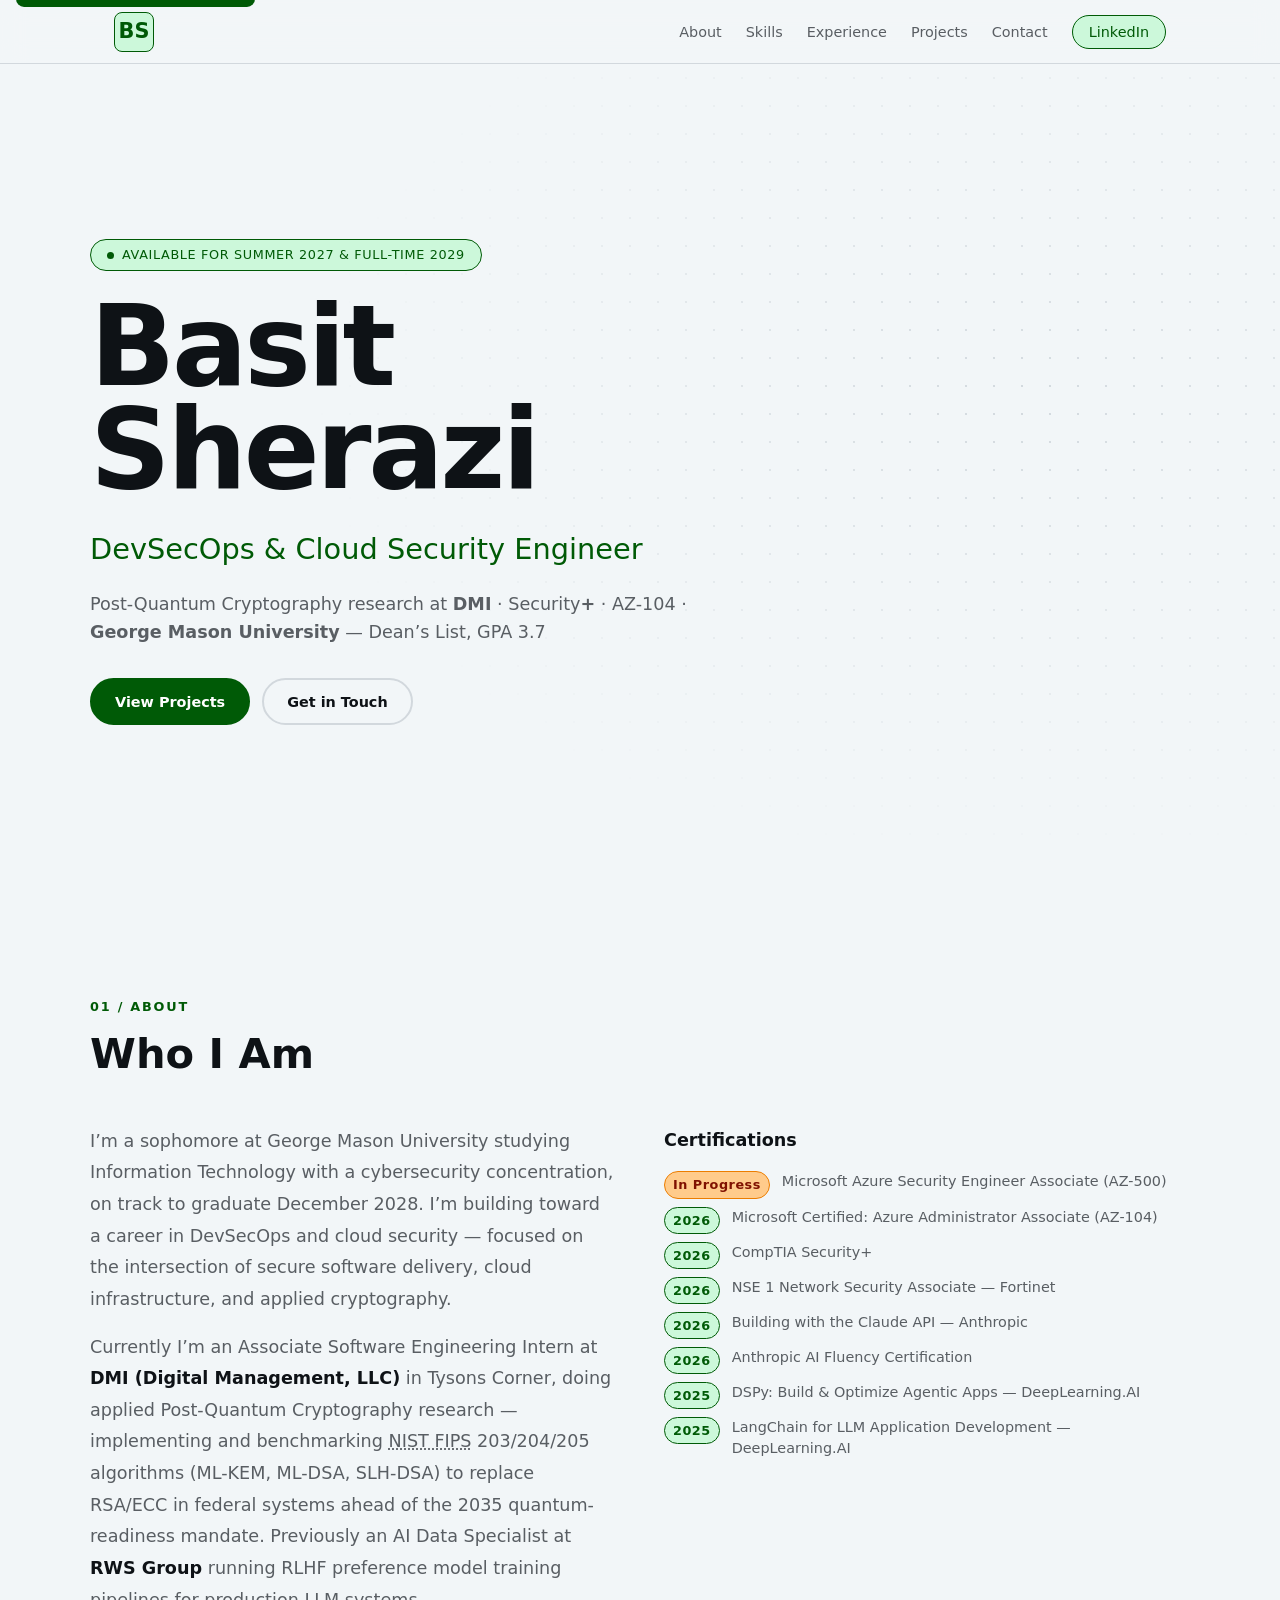
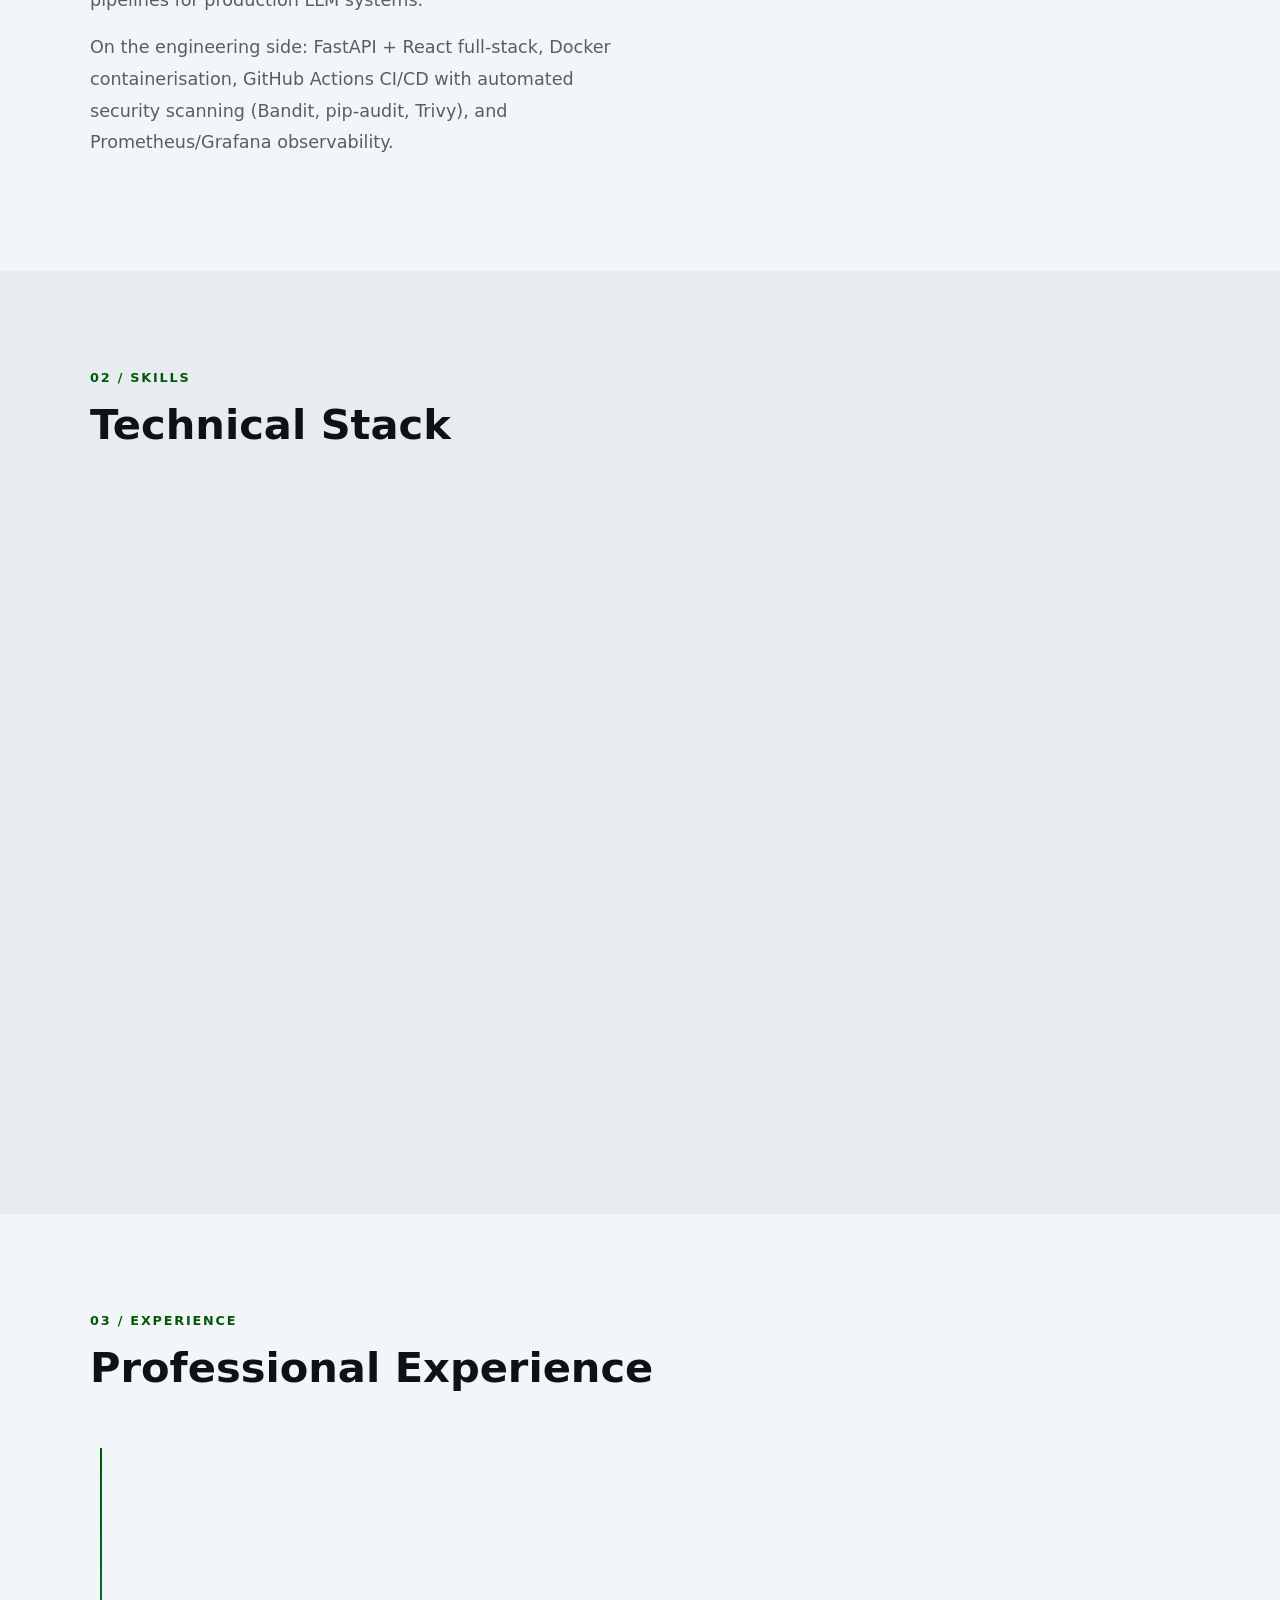
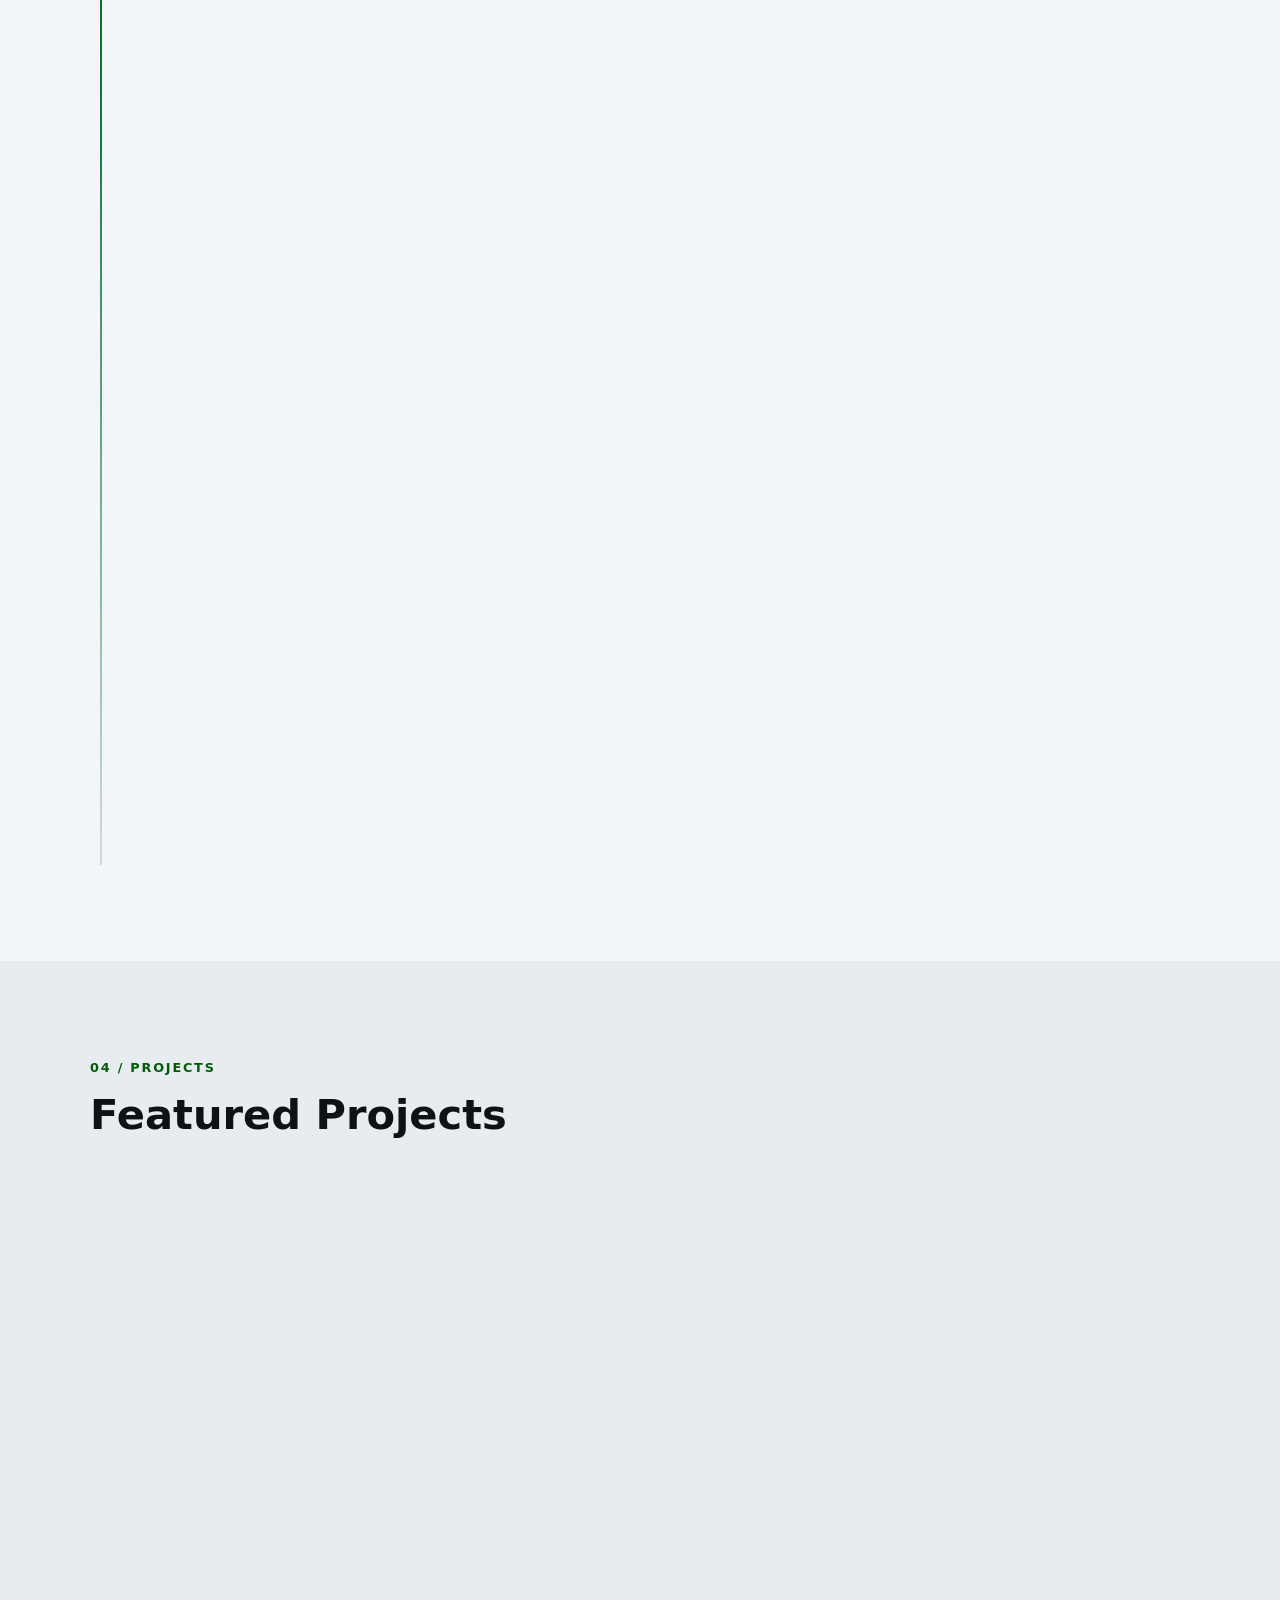
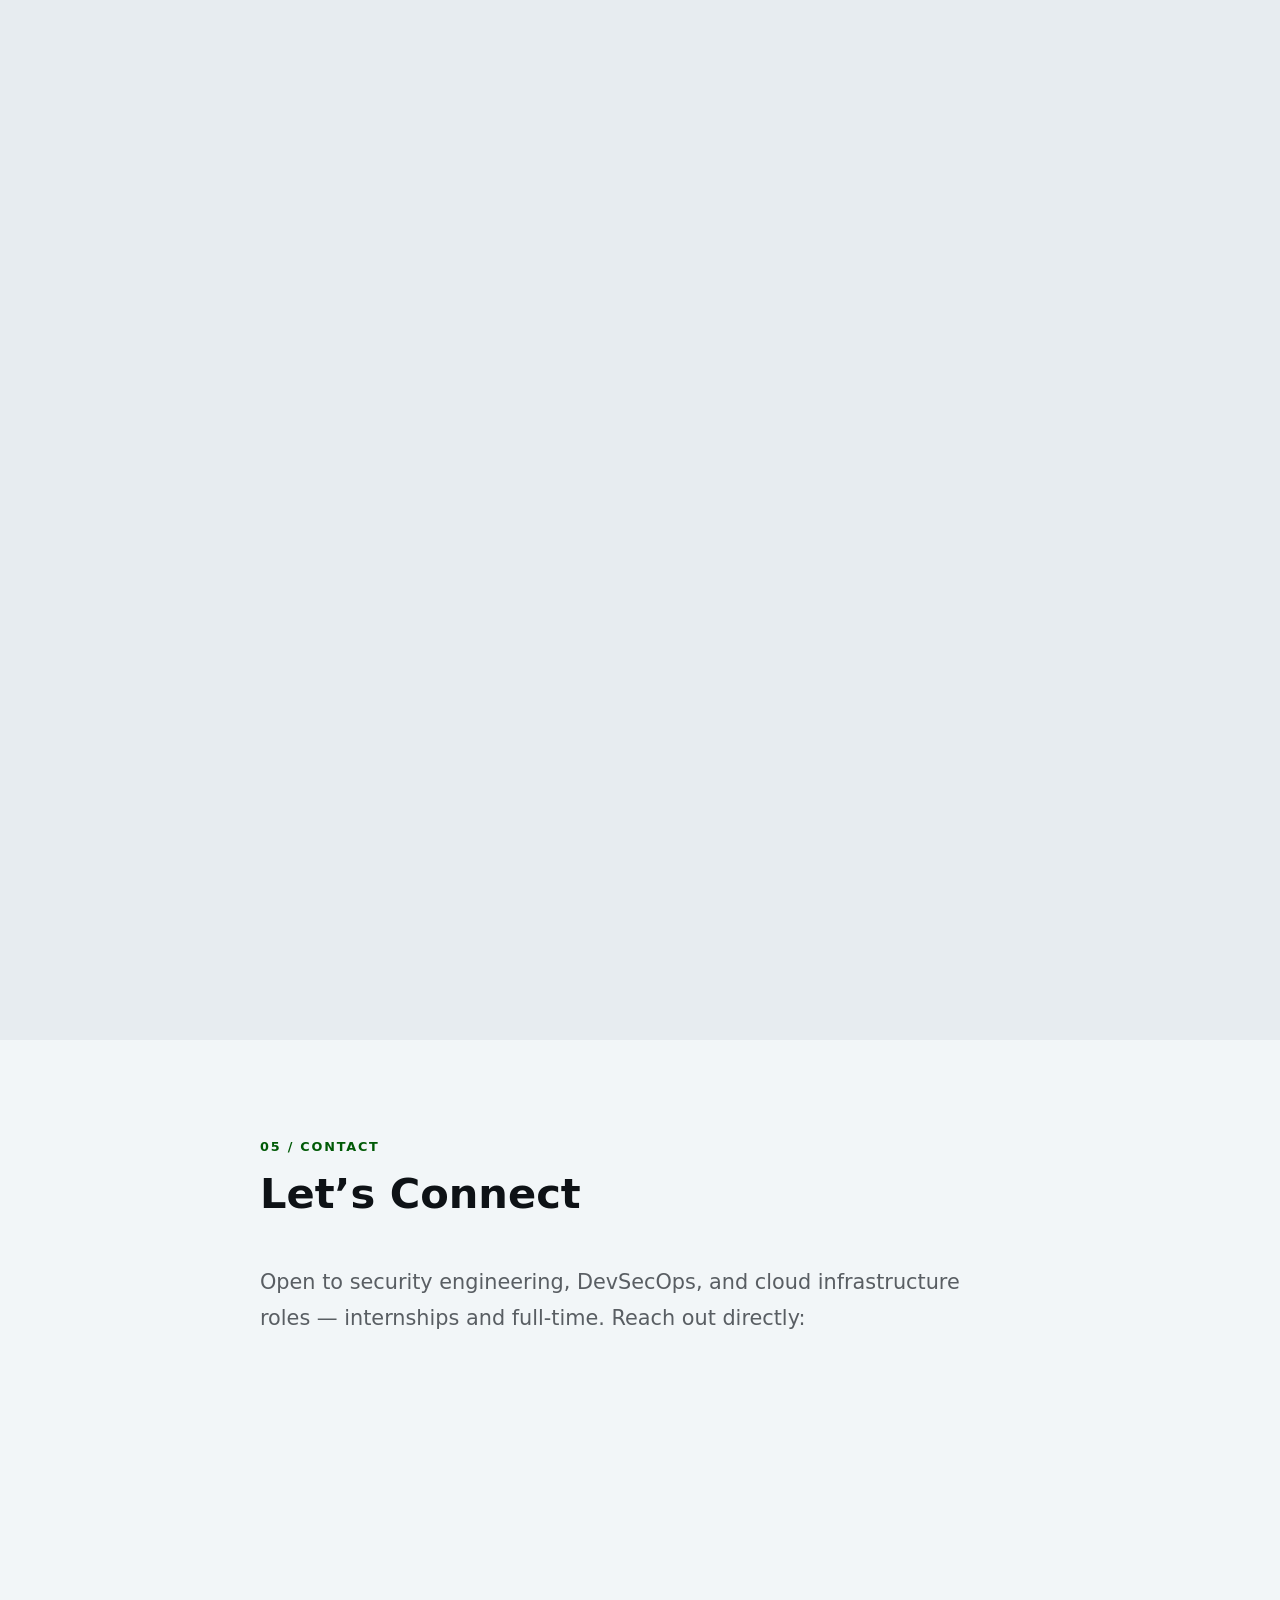
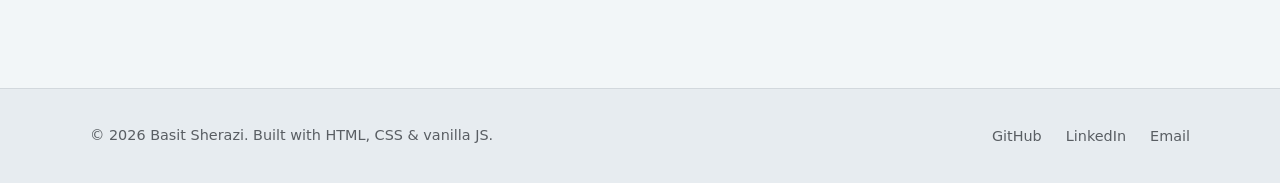
<file: index.html>
<!DOCTYPE html>
<html lang="en">

<head>
  <meta charset="UTF-8">
  <meta name="viewport" content="width=device-width, initial-scale=1.0">
  <title>Basit Sherazi — DevSecOps &amp; Cloud Security Engineer</title>

  <!-- SEO -->
  <meta name="description" content="Basit Sherazi — DevSecOps engineer and cloud security practitioner. Post-Quantum Cryptography research at DMI, Security+ &amp; AZ-104 certified, George Mason University. Available for security and DevOps roles in 2026.">
  <meta name="author" content="Basit Sherazi">
  <meta name="robots" content="index, follow">

  <!-- Open Graph -->
  <meta property="og:type" content="website">
  <meta property="og:title" content="Basit Sherazi — DevSecOps &amp; Cloud Security Engineer">
  <meta property="og:description" content="Post-Quantum Cryptography research at DMI. Security+, AZ-104 certified. Building secure systems with FastAPI, Docker, and GitHub Actions CI/CD.">
  <meta property="og:url" content="https://basits-hash.github.io/basit-developer-portfolio/">
  <meta property="og:image" content="https://basits-hash.github.io/basit-developer-portfolio/images/og-card.png">

  <!-- Twitter Card -->
  <meta name="twitter:card" content="summary_large_image">
  <meta name="twitter:title" content="Basit Sherazi — DevSecOps &amp; Cloud Security Engineer">
  <meta name="twitter:description" content="Post-Quantum Cryptography research at DMI. Security+, AZ-104 certified. George Mason University.">
  <meta name="twitter:image" content="https://basits-hash.github.io/basit-developer-portfolio/images/og-card.png">

  <!-- Security headers via meta -->
  <meta http-equiv="X-Content-Type-Options" content="nosniff">
  <meta http-equiv="X-Frame-Options" content="DENY">
  <meta http-equiv="Referrer-Policy" content="strict-origin-when-cross-origin">
  <meta http-equiv="Permissions-Policy" content="camera=(), microphone=(), geolocation=()">
  <meta http-equiv="Content-Security-Policy" content="default-src 'self'; style-src 'self' https://fonts.googleapis.com; font-src 'self' https://fonts.gstatic.com; script-src 'self'; img-src 'self' data:; connect-src 'none'; frame-src 'none'; object-src 'none'; base-uri 'self';">

  <!-- Favicon -->
  <link rel="icon" href="images/favicon.ico" type="image/x-icon">

  <!-- Fonts: Inter (body) + Space Grotesk (headings) — preconnect first -->
  <link rel="preconnect" href="https://fonts.googleapis.com">
  <link rel="preconnect" href="https://fonts.gstatic.com" crossorigin>
  <link href="https://fonts.googleapis.com/css2?family=Inter:wght@400;500;600&family=Space+Grotesk:wght@500;600;700&display=swap" rel="stylesheet">

  <link rel="stylesheet" href="styles/style.css">
</head>

<body>

  <!-- Skip to main for keyboard users -->
  <a class="skip-link" href="#main">Skip to main content</a>

  <!-- ============================================================
       NAV
  ============================================================ -->
  <header class="site-header">
    <nav class="nav-inner" aria-label="Primary navigation">
      <a href="#hero" class="nav-logo" aria-label="Basit Sherazi — home">
        <span aria-hidden="true">BS</span>
      </a>
      <button type="button" class="nav-toggle" aria-controls="nav-list" aria-expanded="false" aria-label="Toggle navigation menu">
        <span class="hamburger" aria-hidden="true"></span>
      </button>
      <ul class="nav-list" id="nav-list" role="list">
        <li><a href="#about">About</a></li>
        <li><a href="#skills">Skills</a></li>
        <li><a href="#experience">Experience</a></li>
        <li><a href="#projects">Projects</a></li>
        <li><a href="#contact">Contact</a></li>
        <li>
          <a href="https://www.linkedin.com/in/basitsherazi" target="_blank" rel="noopener noreferrer" class="nav-cta">
            LinkedIn
          </a>
        </li>
      </ul>
    </nav>
  </header>

  <main id="main">

    <!-- ============================================================
         HERO
    ============================================================ -->
    <section id="hero" class="hero" aria-labelledby="hero-heading">
      <div class="hero-inner">
        <div class="hero-badge">
          <span class="badge-dot" aria-hidden="true"></span>
          Available for Summer 2027 &amp; Full-Time 2029
        </div>
        <h1 id="hero-heading" class="hero-name">
          Basit<br>Sherazi
        </h1>
        <p class="hero-title">DevSecOps &amp; Cloud Security Engineer</p>
        <p class="hero-sub">
          Post-Quantum Cryptography research at <strong>DMI</strong> &middot;
          Security<strong>+</strong> &middot; AZ-104 &middot;
          <strong>George Mason University</strong> &mdash; Dean&rsquo;s List, GPA&nbsp;3.7
        </p>
        <div class="hero-cta-group">
          <a href="#projects" class="btn btn-primary">View Projects</a>
          <a href="#contact" class="btn btn-ghost">Get in Touch</a>
        </div>
      </div>
      <div class="hero-grid-bg" aria-hidden="true"></div>
    </section>

    <!-- ============================================================
         ABOUT
    ============================================================ -->
    <section id="about" class="section" aria-labelledby="about-heading">
      <div class="section-inner">
        <span class="section-label" aria-hidden="true">01 / About</span>
        <h2 id="about-heading" class="section-heading">Who I Am</h2>
        <div class="about-grid">
          <div class="about-text">
            <p>
              I&rsquo;m a sophomore at George Mason University studying Information Technology with a
              cybersecurity concentration, on track to graduate December&nbsp;2028. I&rsquo;m building toward
              a career in DevSecOps and cloud security &mdash; focused on the intersection of secure software
              delivery, cloud infrastructure, and applied cryptography.
            </p>
            <p>
              Currently I&rsquo;m an Associate Software Engineering Intern at <strong>DMI (Digital Management,
              LLC)</strong> in Tysons Corner, doing applied Post-Quantum Cryptography research &mdash;
              implementing and benchmarking <abbr title="NIST Federal Information Processing Standards">NIST FIPS</abbr>
              203/204/205 algorithms (ML-KEM, ML-DSA, SLH-DSA) to replace RSA/ECC in federal systems ahead of
              the 2035 quantum-readiness mandate. Previously an AI Data Specialist at <strong>RWS Group</strong>
              running RLHF preference model training pipelines for production LLM systems.
            </p>
            <p>
              On the engineering side: FastAPI + React full-stack, Docker containerisation, GitHub Actions
              CI/CD with automated security scanning (Bandit, pip-audit, Trivy), and Prometheus/Grafana observability.
            </p>
          </div>
          <div class="about-certs">
            <h3 class="about-certs-heading">Certifications</h3>
            <ul class="cert-list" role="list">
              <li class="cert-item cert-inprogress">
                <span class="cert-badge">In Progress</span>
                Microsoft Azure Security Engineer Associate (AZ-500)
              </li>
              <li class="cert-item">
                <span class="cert-badge cert-badge--earned">2026</span>
                Microsoft Certified: Azure Administrator Associate (AZ-104)
              </li>
              <li class="cert-item">
                <span class="cert-badge cert-badge--earned">2026</span>
                CompTIA Security+
              </li>
              <li class="cert-item">
                <span class="cert-badge cert-badge--earned">2026</span>
                NSE 1 Network Security Associate &mdash; Fortinet
              </li>
              <li class="cert-item">
                <span class="cert-badge cert-badge--earned">2026</span>
                Building with the Claude API &mdash; Anthropic
              </li>
              <li class="cert-item">
                <span class="cert-badge cert-badge--earned">2026</span>
                Anthropic AI Fluency Certification
              </li>
              <li class="cert-item">
                <span class="cert-badge cert-badge--earned">2025</span>
                DSPy: Build &amp; Optimize Agentic Apps &mdash; DeepLearning.AI
              </li>
              <li class="cert-item">
                <span class="cert-badge cert-badge--earned">2025</span>
                LangChain for LLM Application Development &mdash; DeepLearning.AI
              </li>
            </ul>
          </div>
        </div>
      </div>
    </section>

    <!-- ============================================================
         SKILLS
    ============================================================ -->
    <section id="skills" class="section section--alt" aria-labelledby="skills-heading">
      <div class="section-inner">
        <span class="section-label" aria-hidden="true">02 / Skills</span>
        <h2 id="skills-heading" class="section-heading">Technical Stack</h2>
        <div class="skills-grid">

          <div class="skill-card">
            <div class="skill-icon" aria-hidden="true">
              <svg width="24" height="24" viewBox="0 0 24 24" fill="none" stroke="currentColor" stroke-width="2" stroke-linecap="round" stroke-linejoin="round" aria-hidden="true"><path d="M12 22s8-4 8-10V5l-8-3-8 3v7c0 6 8 10 8 10z"/></svg>
            </div>
            <h3 class="skill-card-heading">Security</h3>
            <ul class="skill-tags" role="list">
              <li>AES-256-GCM</li>
              <li>Argon2id</li>
              <li>JWT Auth</li>
              <li>Post-Quantum Crypto</li>
              <li>ML-KEM / ML-DSA</li>
              <li>SLH-DSA</li>
              <li>Bandit</li>
              <li>pip-audit</li>
              <li>Trivy</li>
              <li>Ethical Hacking</li>
              <li>DoD 8570/8140</li>
              <li>CISA CDM</li>
            </ul>
          </div>

          <div class="skill-card">
            <div class="skill-icon" aria-hidden="true">
              <svg width="24" height="24" viewBox="0 0 24 24" fill="none" stroke="currentColor" stroke-width="2" stroke-linecap="round" stroke-linejoin="round" aria-hidden="true"><rect x="2" y="3" width="20" height="14" rx="2"/><path d="M8 21h8M12 17v4"/></svg>
            </div>
            <h3 class="skill-card-heading">Languages &amp; Frameworks</h3>
            <ul class="skill-tags" role="list">
              <li>Python</li>
              <li>FastAPI</li>
              <li>React</li>
              <li>JavaScript</li>
              <li>SQL</li>
              <li>Bash</li>
              <li>HTML5/CSS3</li>
            </ul>
          </div>

          <div class="skill-card">
            <div class="skill-icon" aria-hidden="true">
              <svg width="24" height="24" viewBox="0 0 24 24" fill="none" stroke="currentColor" stroke-width="2" stroke-linecap="round" stroke-linejoin="round" aria-hidden="true"><path d="M21 16V8a2 2 0 0 0-1-1.73l-7-4a2 2 0 0 0-2 0l-7 4A2 2 0 0 0 3 8v8a2 2 0 0 0 1 1.73l7 4a2 2 0 0 0 2 0l7-4A2 2 0 0 0 21 16z"/></svg>
            </div>
            <h3 class="skill-card-heading">Infrastructure &amp; DevOps</h3>
            <ul class="skill-tags" role="list">
              <li>Docker</li>
              <li>GitHub Actions</li>
              <li>Prometheus</li>
              <li>Grafana</li>
              <li>Linux Admin</li>
              <li>Git</li>
              <li>CI/CD</li>
            </ul>
          </div>

          <div class="skill-card">
            <div class="skill-icon" aria-hidden="true">
              <svg width="24" height="24" viewBox="0 0 24 24" fill="none" stroke="currentColor" stroke-width="2" stroke-linecap="round" stroke-linejoin="round" aria-hidden="true"><polyline points="17 1 21 5 17 9"/><path d="M3 11V9a4 4 0 0 1 4-4h14"/><polyline points="7 23 3 19 7 15"/><path d="M21 13v2a4 4 0 0 1-4 4H3"/></svg>
            </div>
            <h3 class="skill-card-heading">Cloud</h3>
            <ul class="skill-tags" role="list">
              <li>Microsoft Azure</li>
              <li>AZ-104</li>
              <li>Azure Container Registry</li>
              <li>Azure Security</li>
            </ul>
          </div>

          <div class="skill-card">
            <div class="skill-icon" aria-hidden="true">
              <svg width="24" height="24" viewBox="0 0 24 24" fill="none" stroke="currentColor" stroke-width="2" stroke-linecap="round" stroke-linejoin="round" aria-hidden="true"><circle cx="12" cy="12" r="10"/><path d="M12 8v4l3 3"/></svg>
            </div>
            <h3 class="skill-card-heading">ML &amp; AI</h3>
            <ul class="skill-tags" role="list">
              <li>RLHF</li>
              <li>Preference Modeling</li>
              <li>LangChain</li>
              <li>DSPy</li>
              <li>Multi-modal Annotation</li>
            </ul>
          </div>

        </div>
      </div>
    </section>

    <!-- ============================================================
         EXPERIENCE
    ============================================================ -->
    <section id="experience" class="section" aria-labelledby="experience-heading">
      <div class="section-inner">
        <span class="section-label" aria-hidden="true">03 / Experience</span>
        <h2 id="experience-heading" class="section-heading">Professional Experience</h2>
        <ol class="timeline">

          <li class="timeline-item">
            <div class="timeline-marker" aria-hidden="true"></div>
            <div class="timeline-content">
              <div class="timeline-meta">
                <span class="timeline-company">DMI (Digital Management, LLC)</span>
                <span class="timeline-period">May 2026 – Aug 2026</span>
              </div>
              <h3 class="timeline-role">Associate Software Engineer Intern</h3>
              <p class="timeline-location">Tysons Corner, VA</p>
              <ul class="timeline-bullets" role="list">
                <li>Implementing and benchmarking NIST FIPS 203/204/205 quantum-resistant algorithms (ML-KEM, ML-DSA, SLH-DSA) in Python; prototyping cryptographic agility migration tooling to replace RSA/ECC in federal systems ahead of the 2035 mandate</li>
                <li>Designed scalable benchmarking infrastructure; contributed technical documentation aligned with NSM-10 and OMB M-23-02 compliance, reviewed by senior engineers</li>
                <li>Shipped Python tooling reviewed and merged to production in an agile cross-functional team</li>
              </ul>
              <div class="timeline-tags" role="group" aria-label="Technologies used">
                <span>Python</span><span>Post-Quantum Cryptography</span><span>NIST FIPS 203/204/205</span><span>Federal Systems</span>
              </div>
            </div>
          </li>

          <li class="timeline-item">
            <div class="timeline-marker" aria-hidden="true"></div>
            <div class="timeline-content">
              <div class="timeline-meta">
                <span class="timeline-company">RWS Group</span>
                <span class="timeline-period">Aug 2025 – May 2026</span>
              </div>
              <h3 class="timeline-role">AI Data Specialist</h3>
              <p class="timeline-location">Remote</p>
              <ul class="timeline-bullets" role="list">
                <li>Curated and annotated large-scale multi-modal AI training datasets; designed and executed RLHF preference model training pipelines via systematic pairwise comparisons</li>
                <li>Contributed to ML data pipelines for production NLP models — quality filters, structured annotation schemas, and inter-annotator consistency checks at scale</li>
              </ul>
              <div class="timeline-tags" role="group" aria-label="Technologies used">
                <span>RLHF</span><span>NLP</span><span>LLM Alignment</span><span>Multi-modal Data</span>
              </div>
            </div>
          </li>

          <li class="timeline-item">
            <div class="timeline-marker" aria-hidden="true"></div>
            <div class="timeline-content">
              <div class="timeline-meta">
                <span class="timeline-company">Best Buy Co., Inc.</span>
                <span class="timeline-period">Nov 2025 – May 2026</span>
              </div>
              <h3 class="timeline-role">Geek Squad Technician</h3>
              <p class="timeline-location">Fairfax, VA</p>
              <ul class="timeline-bullets" role="list">
                <li>Tier 1 &amp; Tier 2 technical support; systematic troubleshooting across complex hardware and software issues</li>
                <li>Hardware repairs and OS migrations across Windows and macOS environments; maintained high customer NPS</li>
              </ul>
              <div class="timeline-tags" role="group" aria-label="Technologies used">
                <span>Windows</span><span>macOS</span><span>Hardware Repair</span><span>Customer Support</span>
              </div>
            </div>
          </li>

        </ol>
      </div>
    </section>

    <!-- ============================================================
         PROJECTS
    ============================================================ -->
    <section id="projects" class="section section--alt" aria-labelledby="projects-heading">
      <div class="section-inner">
        <span class="section-label" aria-hidden="true">04 / Projects</span>
        <h2 id="projects-heading" class="section-heading">Featured Projects</h2>
        <div class="projects-grid">

          <article class="project-card project-card--featured" aria-labelledby="proj-siem">
            <div class="project-card-header">
              <span class="project-num" aria-hidden="true">01</span>
              <div class="project-links">
                <a href="https://github.com/BasitS-hash/siem-dashboard" target="_blank" rel="noopener noreferrer" aria-label="SIEM Dashboard on GitHub">
                  <svg width="20" height="20" viewBox="0 0 24 24" fill="none" stroke="currentColor" stroke-width="2" stroke-linecap="round" stroke-linejoin="round" aria-hidden="true"><path d="M9 19c-5 1.5-5-2.5-7-3m14 6v-3.87a3.37 3.37 0 0 0-.94-2.61c3.14-.35 6.44-1.54 6.44-7A5.44 5.44 0 0 0 20 4.77 5.07 5.07 0 0 0 19.91 1S18.73.65 16 2.48a13.38 13.38 0 0 0-7 0C6.27.65 5.09 1 5.09 1A5.07 5.07 0 0 0 5 4.77a5.44 5.44 0 0 0-1.5 3.78c0 5.42 3.3 6.61 6.44 7A3.37 3.37 0 0 0 9 18.13V22"/></svg>
                  GitHub
                </a>
              </div>
            </div>
            <h3 id="proj-siem" class="project-title">SIEM Dashboard</h3>
            <p class="project-desc">
              Real-time Security Information and Event Management dashboard for ingesting, correlating, and visualising security events. Streams log data, surfaces anomalies, and provides a single-pane-of-glass view for incident triage — built with the same philosophy as enterprise SIEM tools but as a deployable open-source project.
            </p>
            <ul class="project-tags" role="list" aria-label="Technologies used">
              <li>Python</li><li>FastAPI</li><li>React</li><li>Security Analytics</li><li>Log Correlation</li>
            </ul>
          </article>

          <article class="project-card" aria-labelledby="proj-pwmgr">
            <div class="project-card-header">
              <span class="project-num" aria-hidden="true">02</span>
              <div class="project-links">
                <a href="https://github.com/BasitS-hash/Secure-PasswordManager-API" target="_blank" rel="noopener noreferrer" aria-label="Secure Password Manager API on GitHub">
                  <svg width="20" height="20" viewBox="0 0 24 24" fill="none" stroke="currentColor" stroke-width="2" stroke-linecap="round" stroke-linejoin="round" aria-hidden="true"><path d="M9 19c-5 1.5-5-2.5-7-3m14 6v-3.87a3.37 3.37 0 0 0-.94-2.61c3.14-.35 6.44-1.54 6.44-7A5.44 5.44 0 0 0 20 4.77 5.07 5.07 0 0 0 19.91 1S18.73.65 16 2.48a13.38 13.38 0 0 0-7 0C6.27.65 5.09 1 5.09 1A5.07 5.07 0 0 0 5 4.77a5.44 5.44 0 0 0-1.5 3.78c0 5.42 3.3 6.61 6.44 7A3.37 3.37 0 0 0 9 18.13V22"/></svg>
                  GitHub
                </a>
              </div>
            </div>
            <h3 id="proj-pwmgr" class="project-title">Secure Password Manager API</h3>
            <p class="project-desc">
              Production-grade zero-knowledge REST API. AES-256-GCM client-side encryption, Argon2id memory-hard hashing, JWT auth (15-min access / 7-day refresh), slowapi rate limiting, brute-force protection, and full audit logging with IP tracking. Deployed via CI/CD to Railway with interactive Swagger/OpenAPI documentation.
            </p>
            <ul class="project-tags" role="list" aria-label="Technologies used">
              <li>Python</li><li>FastAPI</li><li>PostgreSQL</li><li>AES-256-GCM</li><li>Argon2id</li><li>Docker</li><li>Railway</li>
            </ul>
          </article>

          <article class="project-card" aria-labelledby="proj-iragent">
            <div class="project-card-header">
              <span class="project-num" aria-hidden="true">03</span>
              <div class="project-links">
                <a href="https://github.com/BasitS-hash/incident-response-agent" target="_blank" rel="noopener noreferrer" aria-label="Incident Response Agent on GitHub">
                  <svg width="20" height="20" viewBox="0 0 24 24" fill="none" stroke="currentColor" stroke-width="2" stroke-linecap="round" stroke-linejoin="round" aria-hidden="true"><path d="M9 19c-5 1.5-5-2.5-7-3m14 6v-3.87a3.37 3.37 0 0 0-.94-2.61c3.14-.35 6.44-1.54 6.44-7A5.44 5.44 0 0 0 20 4.77 5.07 5.07 0 0 0 19.91 1S18.73.65 16 2.48a13.38 13.38 0 0 0-7 0C6.27.65 5.09 1 5.09 1A5.07 5.07 0 0 0 5 4.77a5.44 5.44 0 0 0-1.5 3.78c0 5.42 3.3 6.61 6.44 7A3.37 3.37 0 0 0 9 18.13V22"/></svg>
                  GitHub
                </a>
              </div>
            </div>
            <h3 id="proj-iragent" class="project-title">Incident Response Agent</h3>
            <p class="project-desc">
              AI-powered incident response automation agent. Ingests security alerts, runs structured triage playbooks, correlates indicators of compromise, and generates actionable remediation reports — reducing mean time to respond (MTTR) by automating the first-pass analysis tier.
            </p>
            <ul class="project-tags" role="list" aria-label="Technologies used">
              <li>Python</li><li>LLM / AI Agent</li><li>Incident Response</li><li>Automation</li><li>Security</li>
            </ul>
          </article>

          <article class="project-card" aria-labelledby="proj-devops">
            <div class="project-card-header">
              <span class="project-num" aria-hidden="true">04</span>
              <div class="project-links">
                <a href="https://github.com/BasitS-hash/dev-ops-stack" target="_blank" rel="noopener noreferrer" aria-label="DevOps Stack on GitHub">
                  <svg width="20" height="20" viewBox="0 0 24 24" fill="none" stroke="currentColor" stroke-width="2" stroke-linecap="round" stroke-linejoin="round" aria-hidden="true"><path d="M9 19c-5 1.5-5-2.5-7-3m14 6v-3.87a3.37 3.37 0 0 0-.94-2.61c3.14-.35 6.44-1.54 6.44-7A5.44 5.44 0 0 0 20 4.77 5.07 5.07 0 0 0 19.91 1S18.73.65 16 2.48a13.38 13.38 0 0 0-7 0C6.27.65 5.09 1 5.09 1A5.07 5.07 0 0 0 5 4.77a5.44 5.44 0 0 0-1.5 3.78c0 5.42 3.3 6.61 6.44 7A3.37 3.37 0 0 0 9 18.13V22"/></svg>
                  GitHub
                </a>
              </div>
            </div>
            <h3 id="proj-devops" class="project-title">DevOps Task Manager</h3>
            <p class="project-desc">
              Production-grade full-stack task manager: FastAPI backend, React frontend, MongoDB, orchestrated via Docker Compose across 5 services (API, frontend, database, Prometheus, Grafana). 3-job GitHub Actions pipeline: pytest, Bandit + pip-audit + Trivy SARIF scanning, and Docker image builds. Live Prometheus metrics and Grafana dashboards.
            </p>
            <ul class="project-tags" role="list" aria-label="Technologies used">
              <li>Python</li><li>FastAPI</li><li>React</li><li>MongoDB</li><li>Docker Compose</li><li>Prometheus</li><li>Grafana</li>
            </ul>
          </article>

          <article class="project-card" aria-labelledby="proj-homelab">
            <div class="project-card-header">
              <span class="project-num" aria-hidden="true">05</span>
              <div class="project-links">
                <a href="https://github.com/BasitS-hash/cybersecurity-homelab2" target="_blank" rel="noopener noreferrer" aria-label="Cybersecurity Homelab on GitHub">
                  <svg width="20" height="20" viewBox="0 0 24 24" fill="none" stroke="currentColor" stroke-width="2" stroke-linecap="round" stroke-linejoin="round" aria-hidden="true"><path d="M9 19c-5 1.5-5-2.5-7-3m14 6v-3.87a3.37 3.37 0 0 0-.94-2.61c3.14-.35 6.44-1.54 6.44-7A5.44 5.44 0 0 0 20 4.77 5.07 5.07 0 0 0 19.91 1S18.73.65 16 2.48a13.38 13.38 0 0 0-7 0C6.27.65 5.09 1 5.09 1A5.07 5.07 0 0 0 5 4.77a5.44 5.44 0 0 0-1.5 3.78c0 5.42 3.3 6.61 6.44 7A3.37 3.37 0 0 0 9 18.13V22"/></svg>
                  GitHub
                </a>
              </div>
            </div>
            <h3 id="proj-homelab" class="project-title">Cybersecurity Homelab</h3>
            <p class="project-desc">
              Hands-on home lab environment for practising offensive and defensive security techniques. Virtualised network segments for attack simulation, intrusion detection, log analysis, and blue-team exercises — built to mirror real-world SOC workflows and sharpen detection engineering skills.
            </p>
            <ul class="project-tags" role="list" aria-label="Technologies used">
              <li>Linux</li><li>Virtualisation</li><li>IDS/IPS</li><li>Log Analysis</li><li>Blue Team</li><li>Pentesting</li>
            </ul>
          </article>

        </div>
      </div>
    </section>

    <!-- ============================================================
         CONTACT
    ============================================================ -->
    <section id="contact" class="section" aria-labelledby="contact-heading">
      <div class="section-inner section-inner--narrow">
        <span class="section-label" aria-hidden="true">05 / Contact</span>
        <h2 id="contact-heading" class="section-heading">Let&rsquo;s Connect</h2>
        <p class="contact-intro">
          Open to security engineering, DevSecOps, and cloud infrastructure roles &mdash; internships and full-time.
          Reach out directly:
        </p>
        <ul class="contact-links">
          <li>
            <a href="mailto:basitsherazi319@gmail.com" class="contact-card" aria-label="Send email to basitsherazi319@gmail.com">
              <svg width="22" height="22" viewBox="0 0 24 24" fill="none" stroke="currentColor" stroke-width="2" stroke-linecap="round" stroke-linejoin="round" aria-hidden="true"><path d="M4 4h16c1.1 0 2 .9 2 2v12c0 1.1-.9 2-2 2H4c-1.1 0-2-.9-2-2V6c0-1.1.9-2 2-2z"/><polyline points="22,6 12,13 2,6"/></svg>
              <span>basitsherazi319@gmail.com</span>
            </a>
          </li>
          <li>
            <a href="https://www.linkedin.com/in/basitsherazi" target="_blank" rel="noopener noreferrer" class="contact-card" aria-label="LinkedIn profile (opens in new tab)">
              <svg width="22" height="22" viewBox="0 0 24 24" fill="none" stroke="currentColor" stroke-width="2" stroke-linecap="round" stroke-linejoin="round" aria-hidden="true"><path d="M16 8a6 6 0 0 1 6 6v7h-4v-7a2 2 0 0 0-2-2 2 2 0 0 0-2 2v7h-4v-7a6 6 0 0 1 6-6z"/><rect x="2" y="9" width="4" height="12"/><circle cx="4" cy="4" r="2"/></svg>
              <span>linkedin.com/in/basitsherazi</span>
            </a>
          </li>
          <li>
            <a href="https://github.com/BasitS-hash" target="_blank" rel="noopener noreferrer" class="contact-card" aria-label="GitHub profile (opens in new tab)">
              <svg width="22" height="22" viewBox="0 0 24 24" fill="none" stroke="currentColor" stroke-width="2" stroke-linecap="round" stroke-linejoin="round" aria-hidden="true"><path d="M9 19c-5 1.5-5-2.5-7-3m14 6v-3.87a3.37 3.37 0 0 0-.94-2.61c3.14-.35 6.44-1.54 6.44-7A5.44 5.44 0 0 0 20 4.77 5.07 5.07 0 0 0 19.91 1S18.73.65 16 2.48a13.38 13.38 0 0 0-7 0C6.27.65 5.09 1 5.09 1A5.07 5.07 0 0 0 5 4.77a5.44 5.44 0 0 0-1.5 3.78c0 5.42 3.3 6.61 6.44 7A3.37 3.37 0 0 0 9 18.13V22"/></svg>
              <span>github.com/BasitS-hash</span>
            </a>
          </li>
        </ul>
      </div>
    </section>

  </main>

  <!-- ============================================================
       FOOTER
  ============================================================ -->
  <footer class="site-footer">
    <div class="footer-inner">
      <p class="footer-copy">&copy; 2026 Basit Sherazi. Built with HTML, CSS &amp; vanilla JS.</p>
      <nav aria-label="Footer navigation">
        <ul class="footer-links" role="list">
          <li><a href="https://github.com/BasitS-hash" target="_blank" rel="noopener noreferrer">GitHub</a></li>
          <li><a href="https://www.linkedin.com/in/basitsherazi" target="_blank" rel="noopener noreferrer">LinkedIn</a></li>
          <li><a href="mailto:basitsherazi319@gmail.com">Email</a></li>
        </ul>
      </nav>
    </div>
  </footer>

  <!-- Back to top -->
  <button type="button" id="back-to-top" class="back-to-top" aria-label="Back to top" hidden>
    <svg width="20" height="20" viewBox="0 0 24 24" fill="none" stroke="currentColor" stroke-width="2.5" stroke-linecap="round" stroke-linejoin="round" aria-hidden="true"><polyline points="18 15 12 9 6 15"/></svg>
  </button>

  <script src="scripts/script.js"></script>
</body>

</html>
</file>
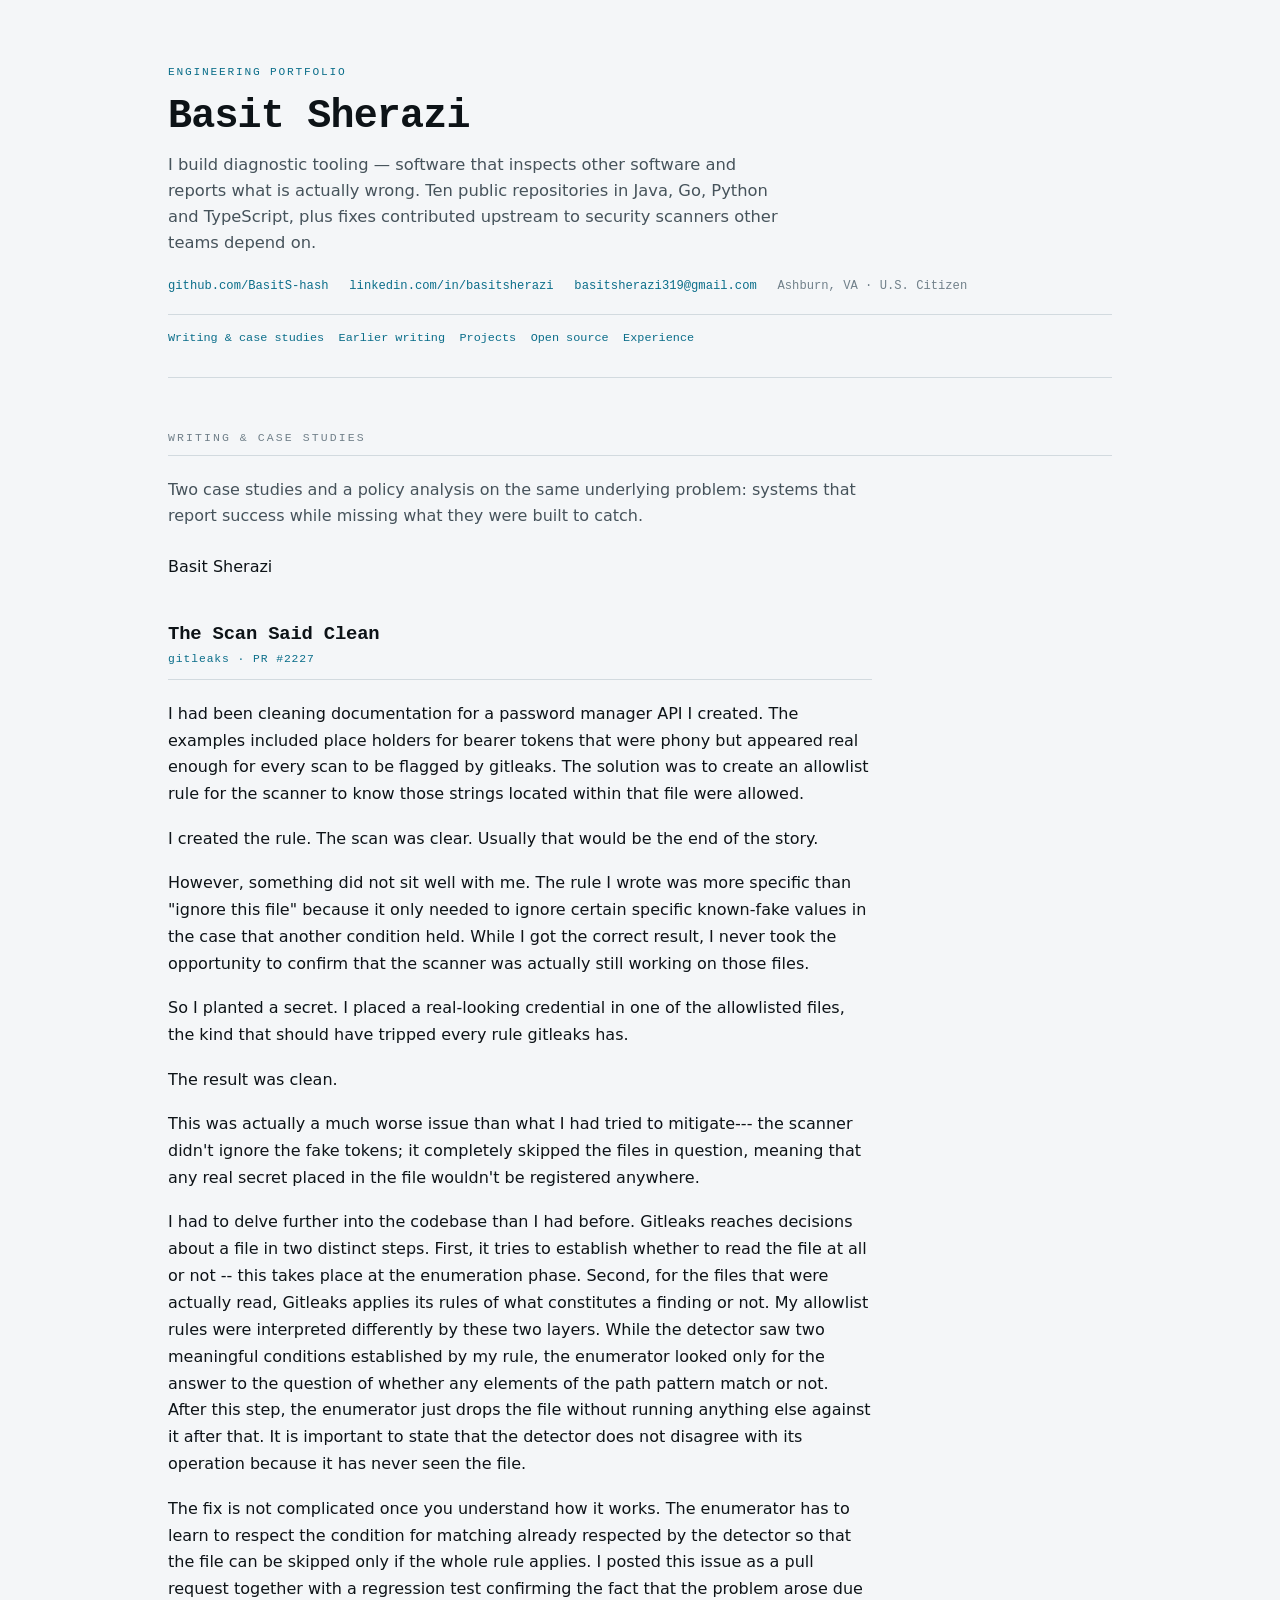
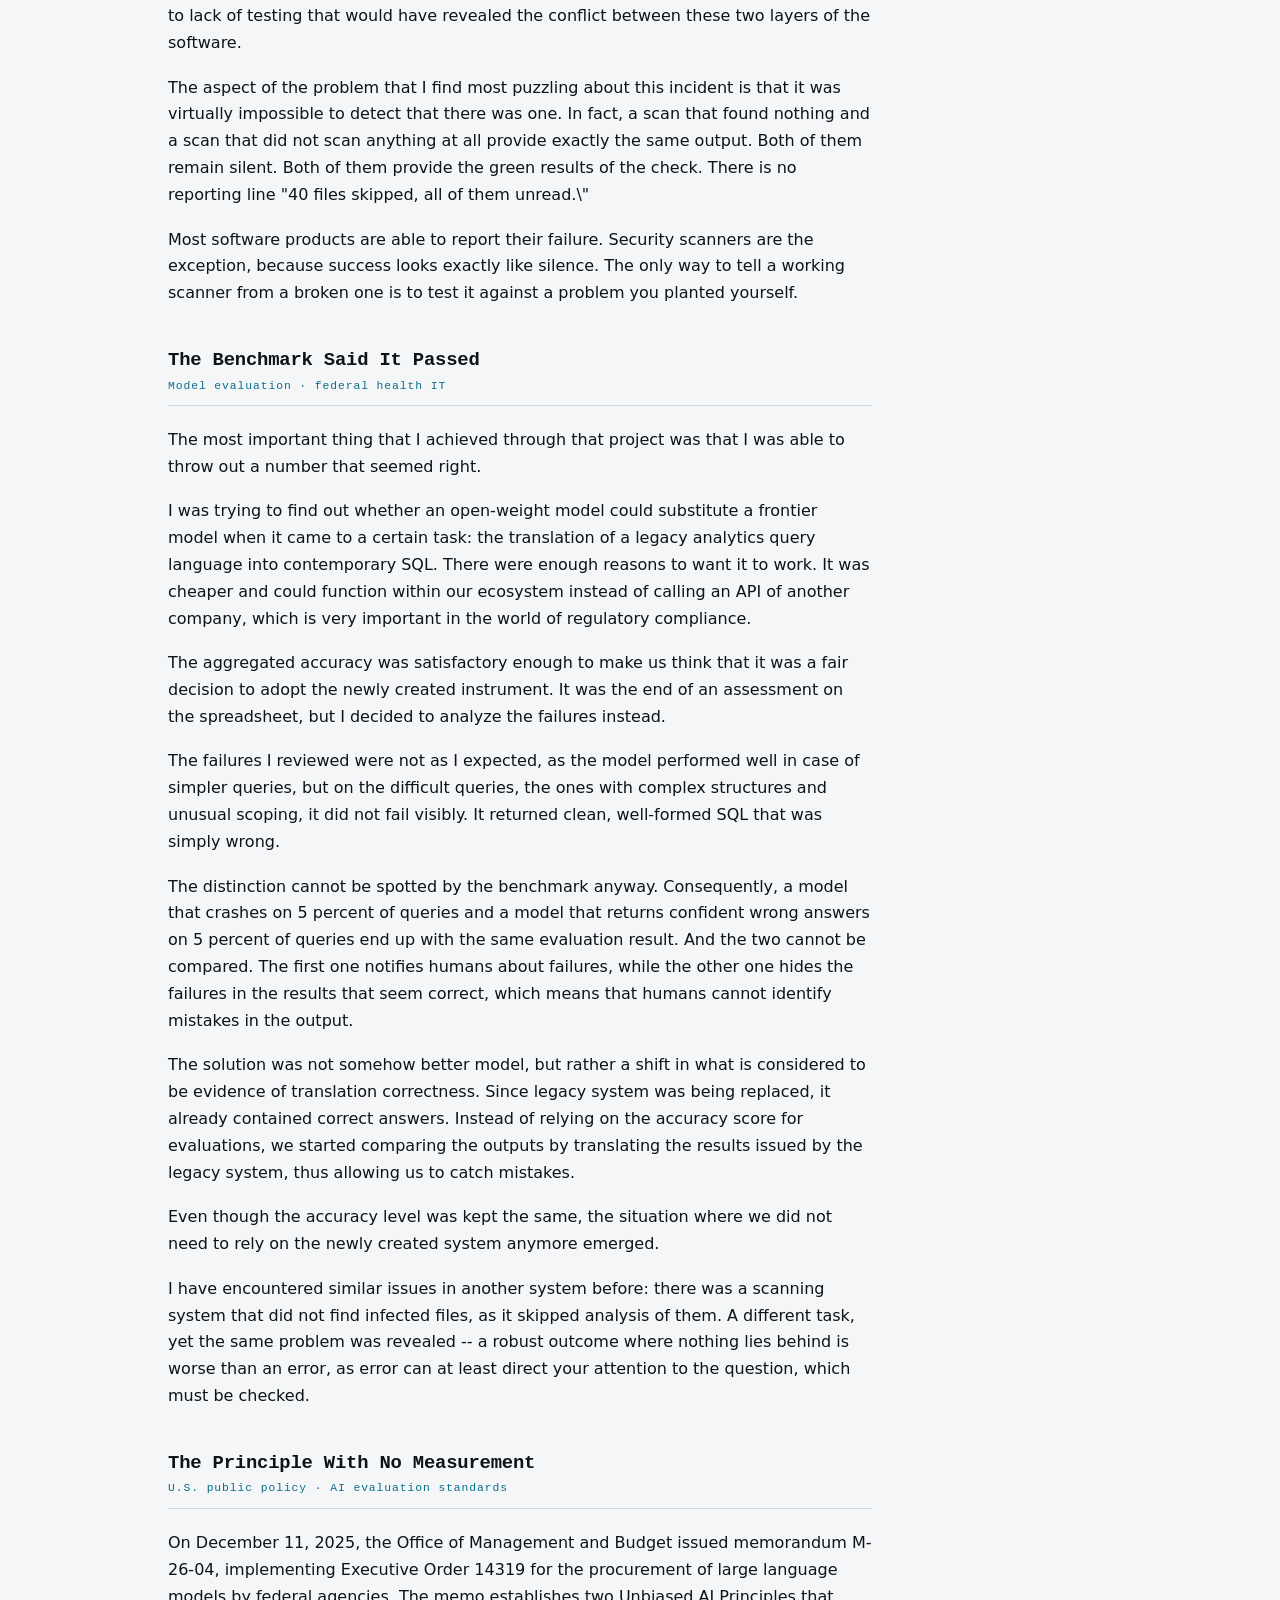
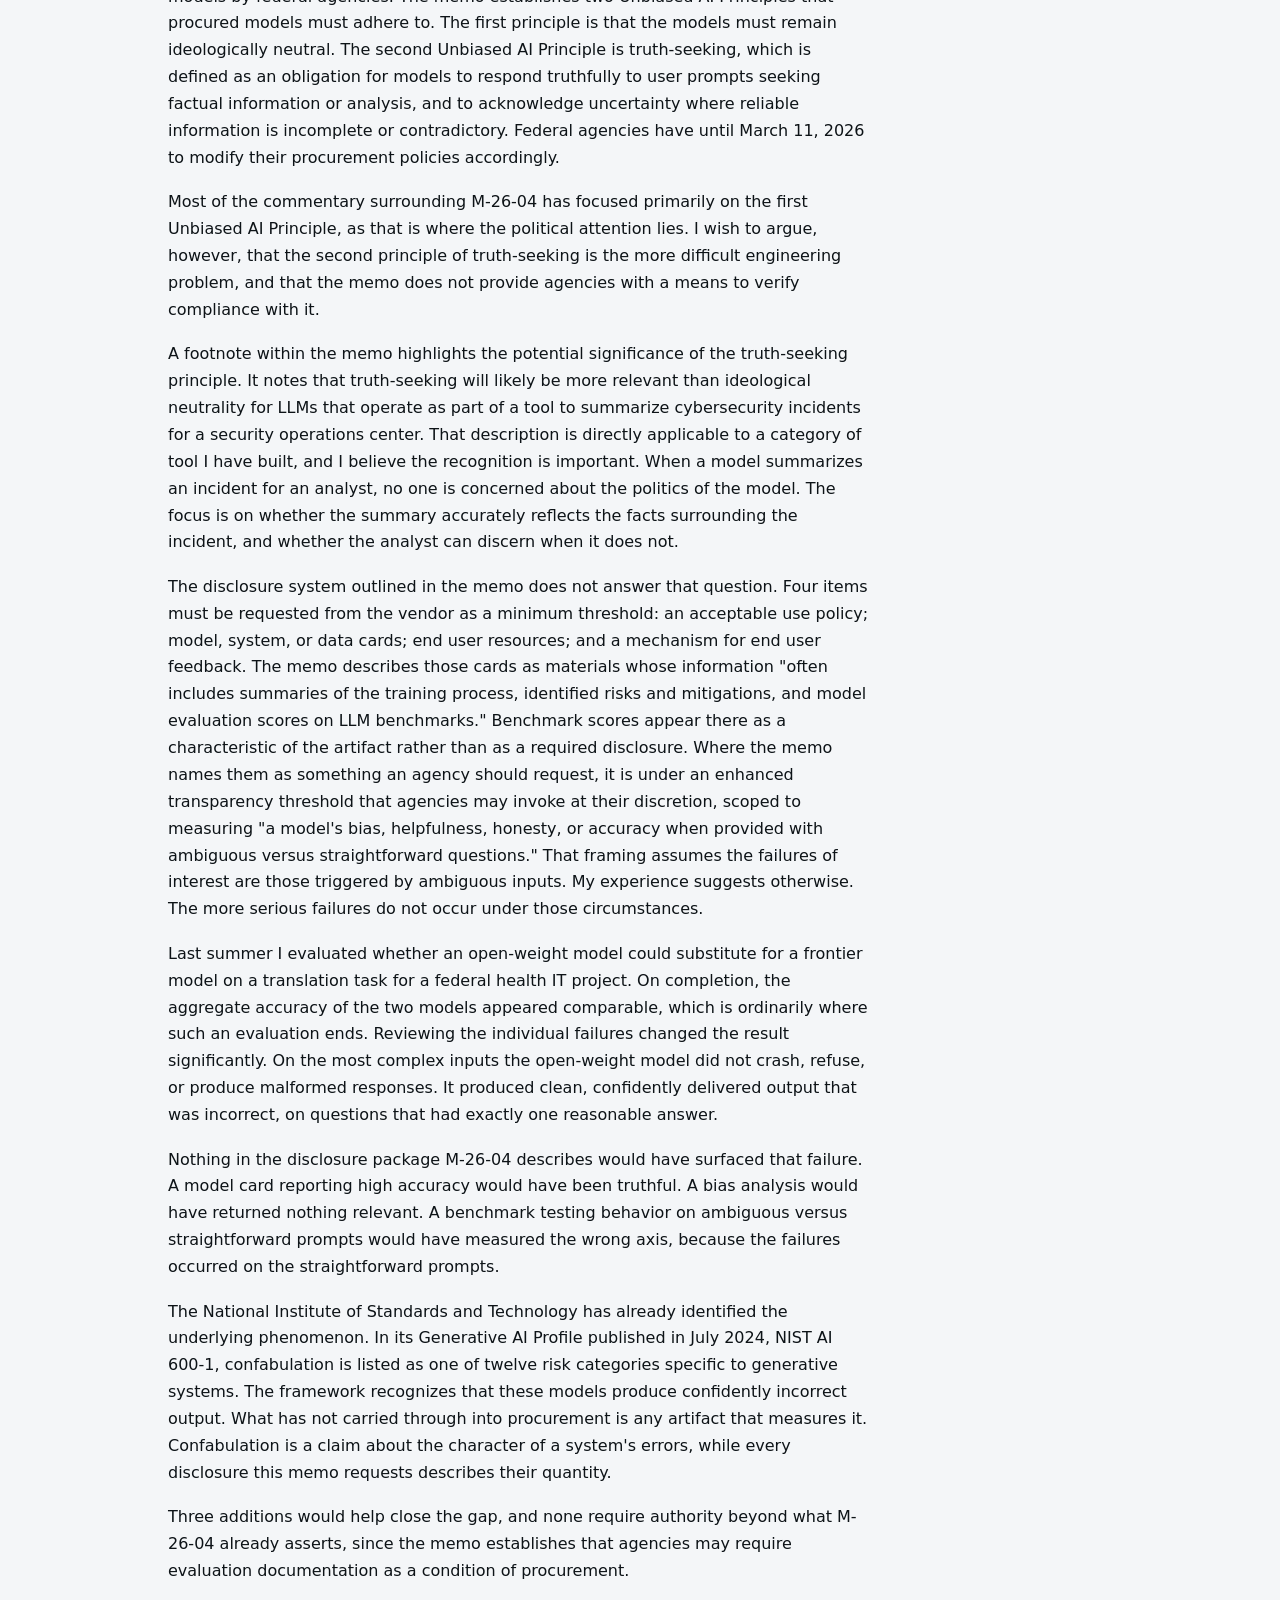
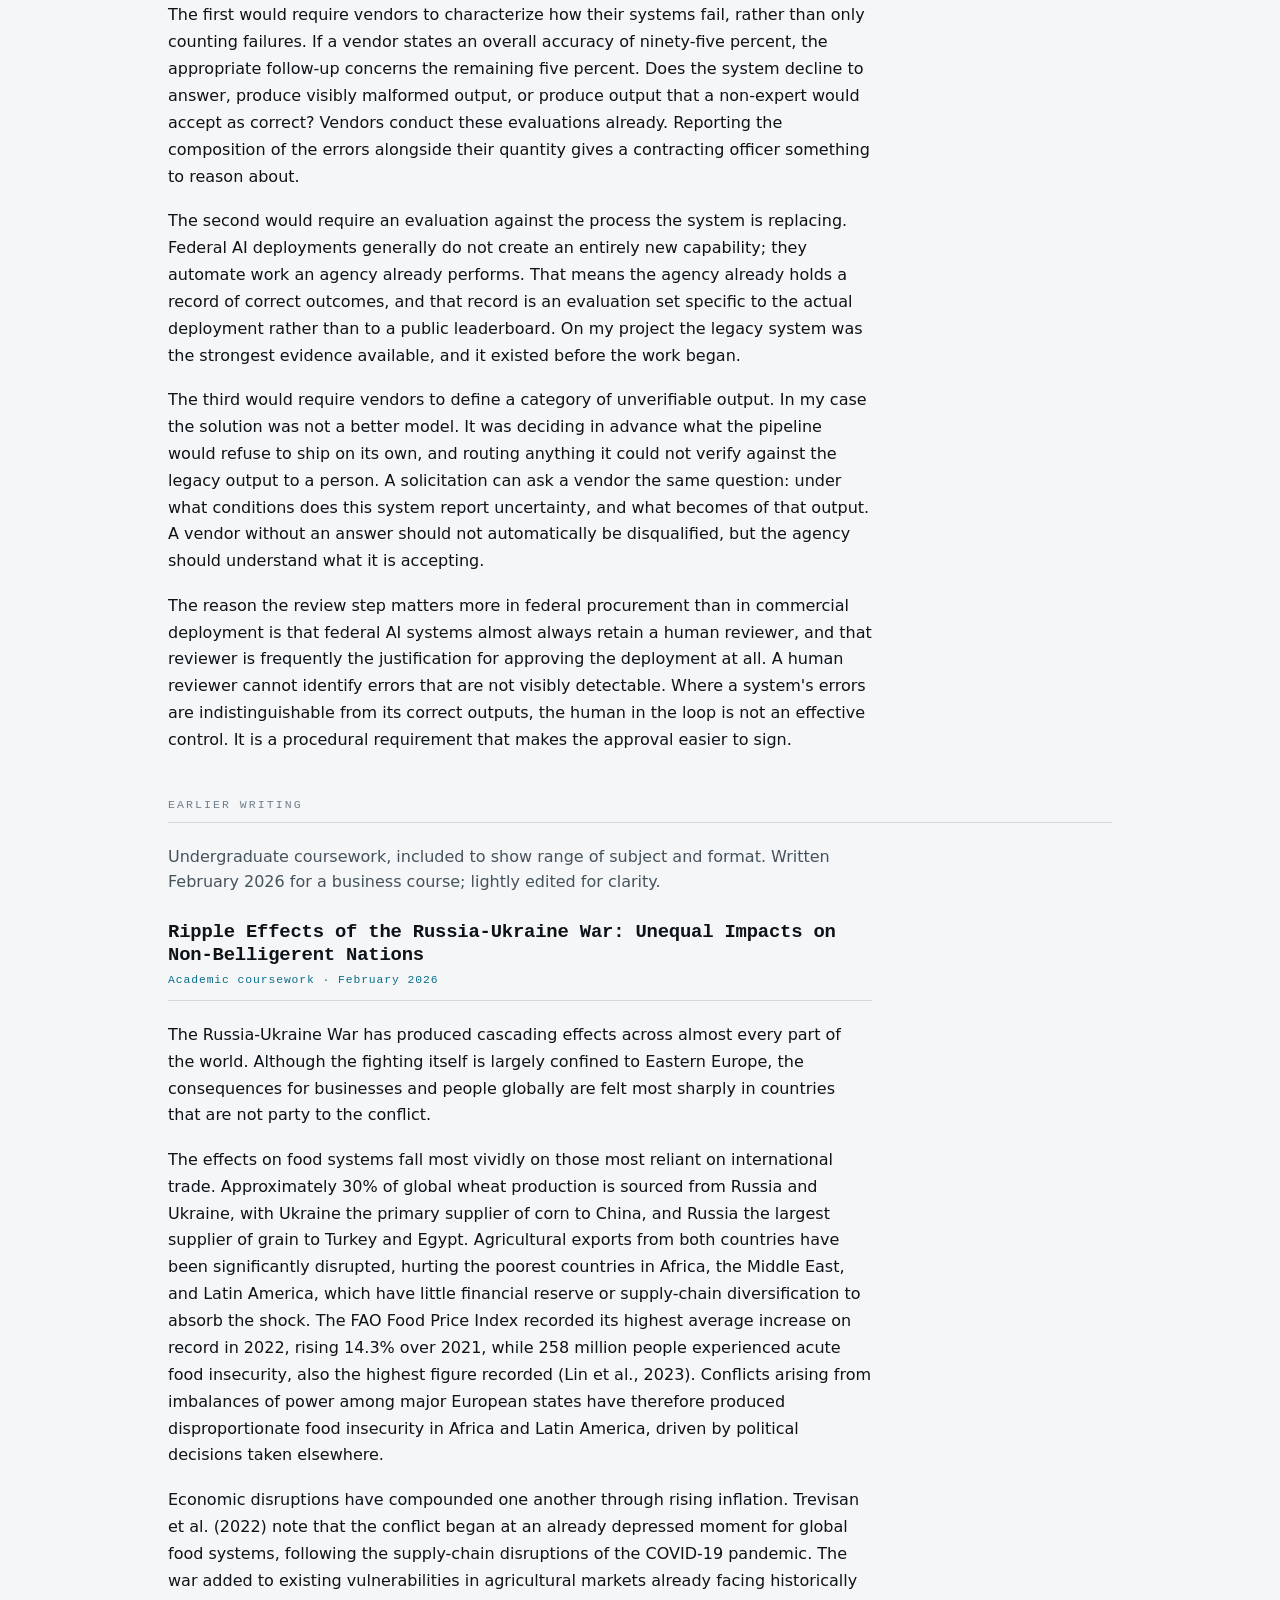
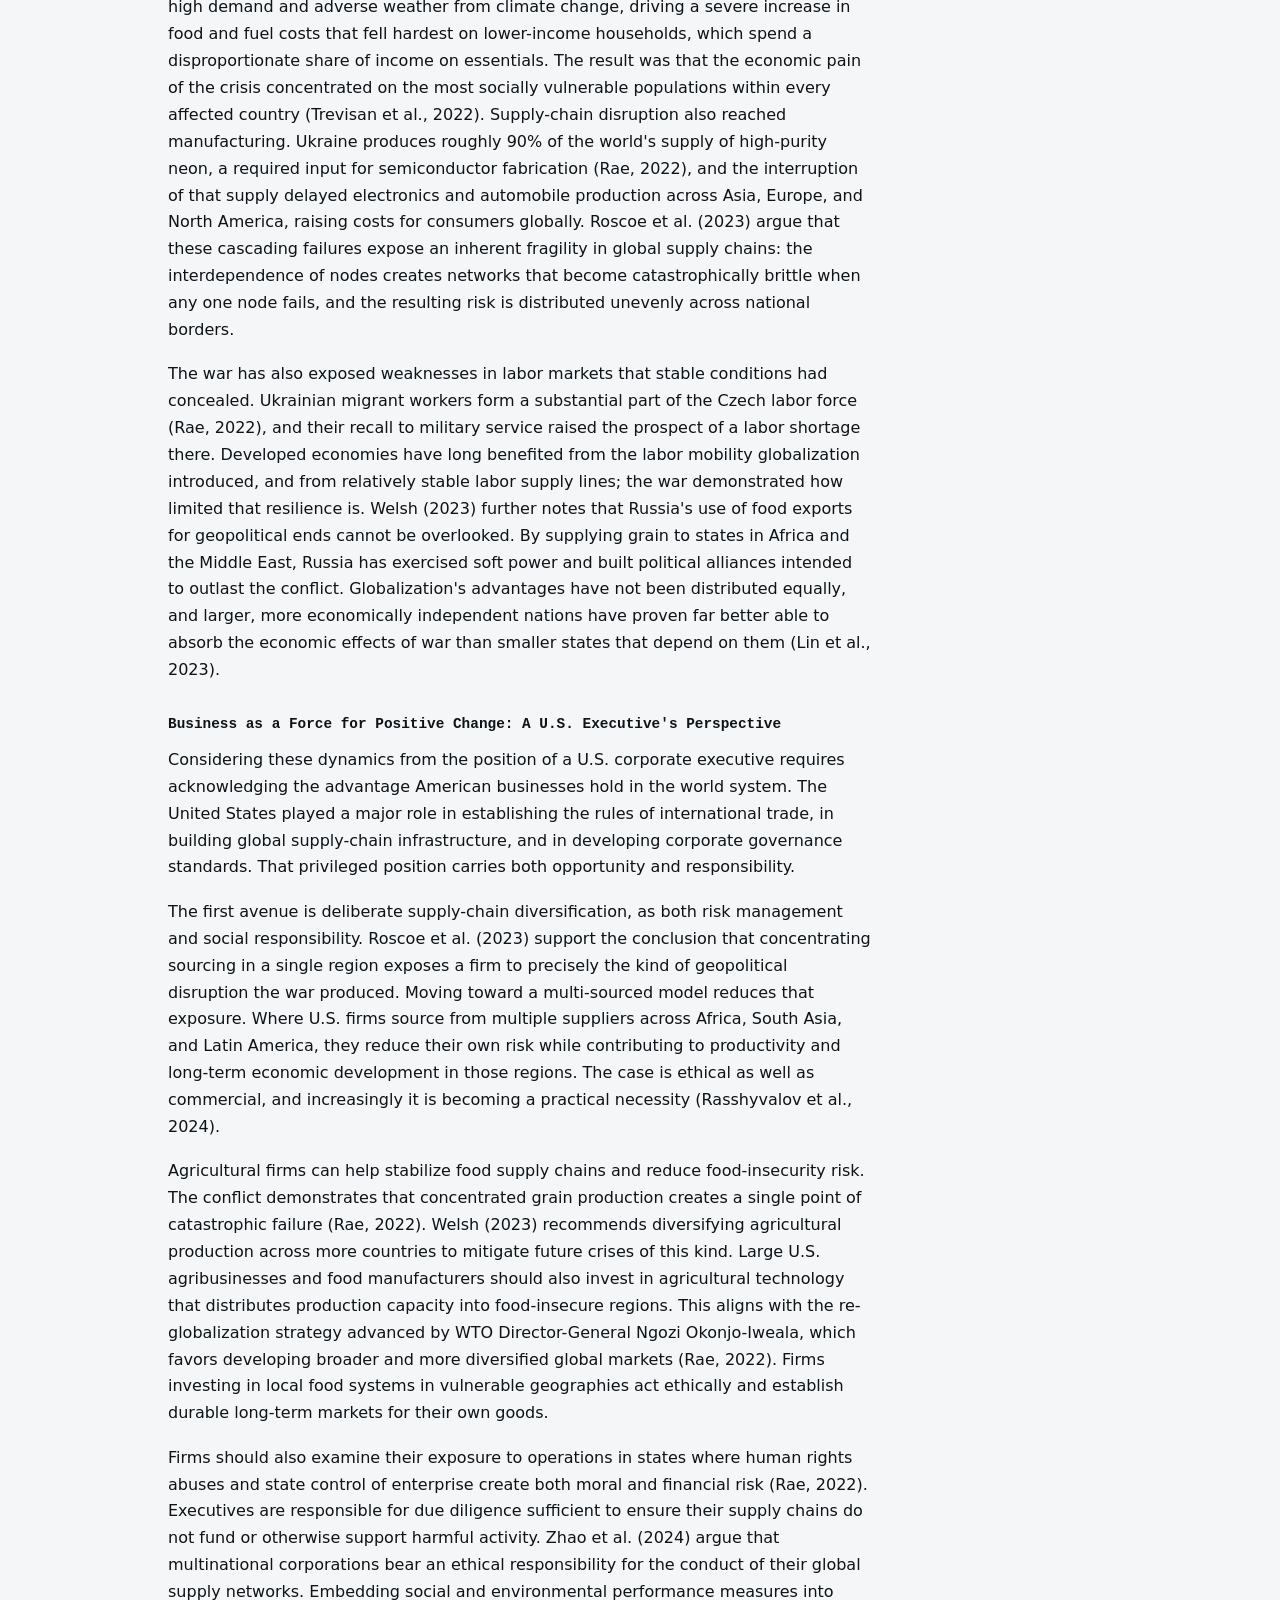
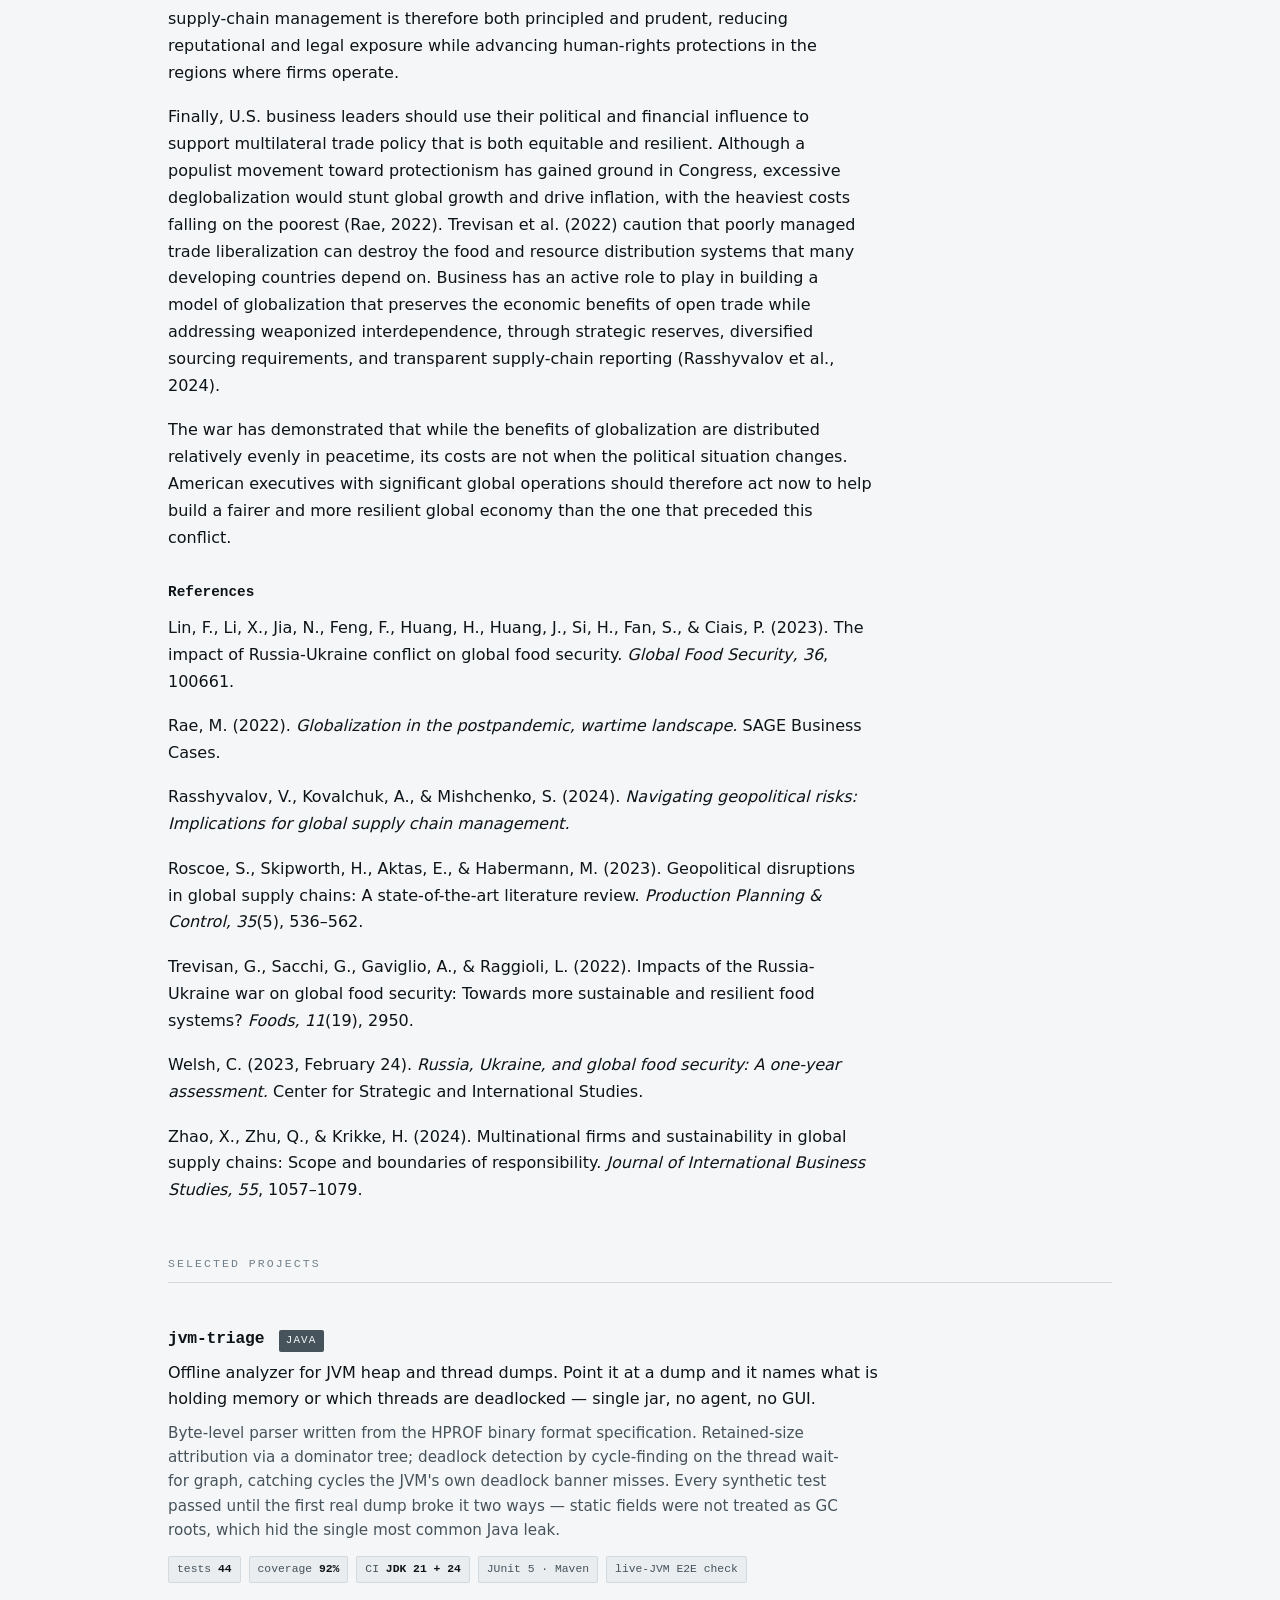
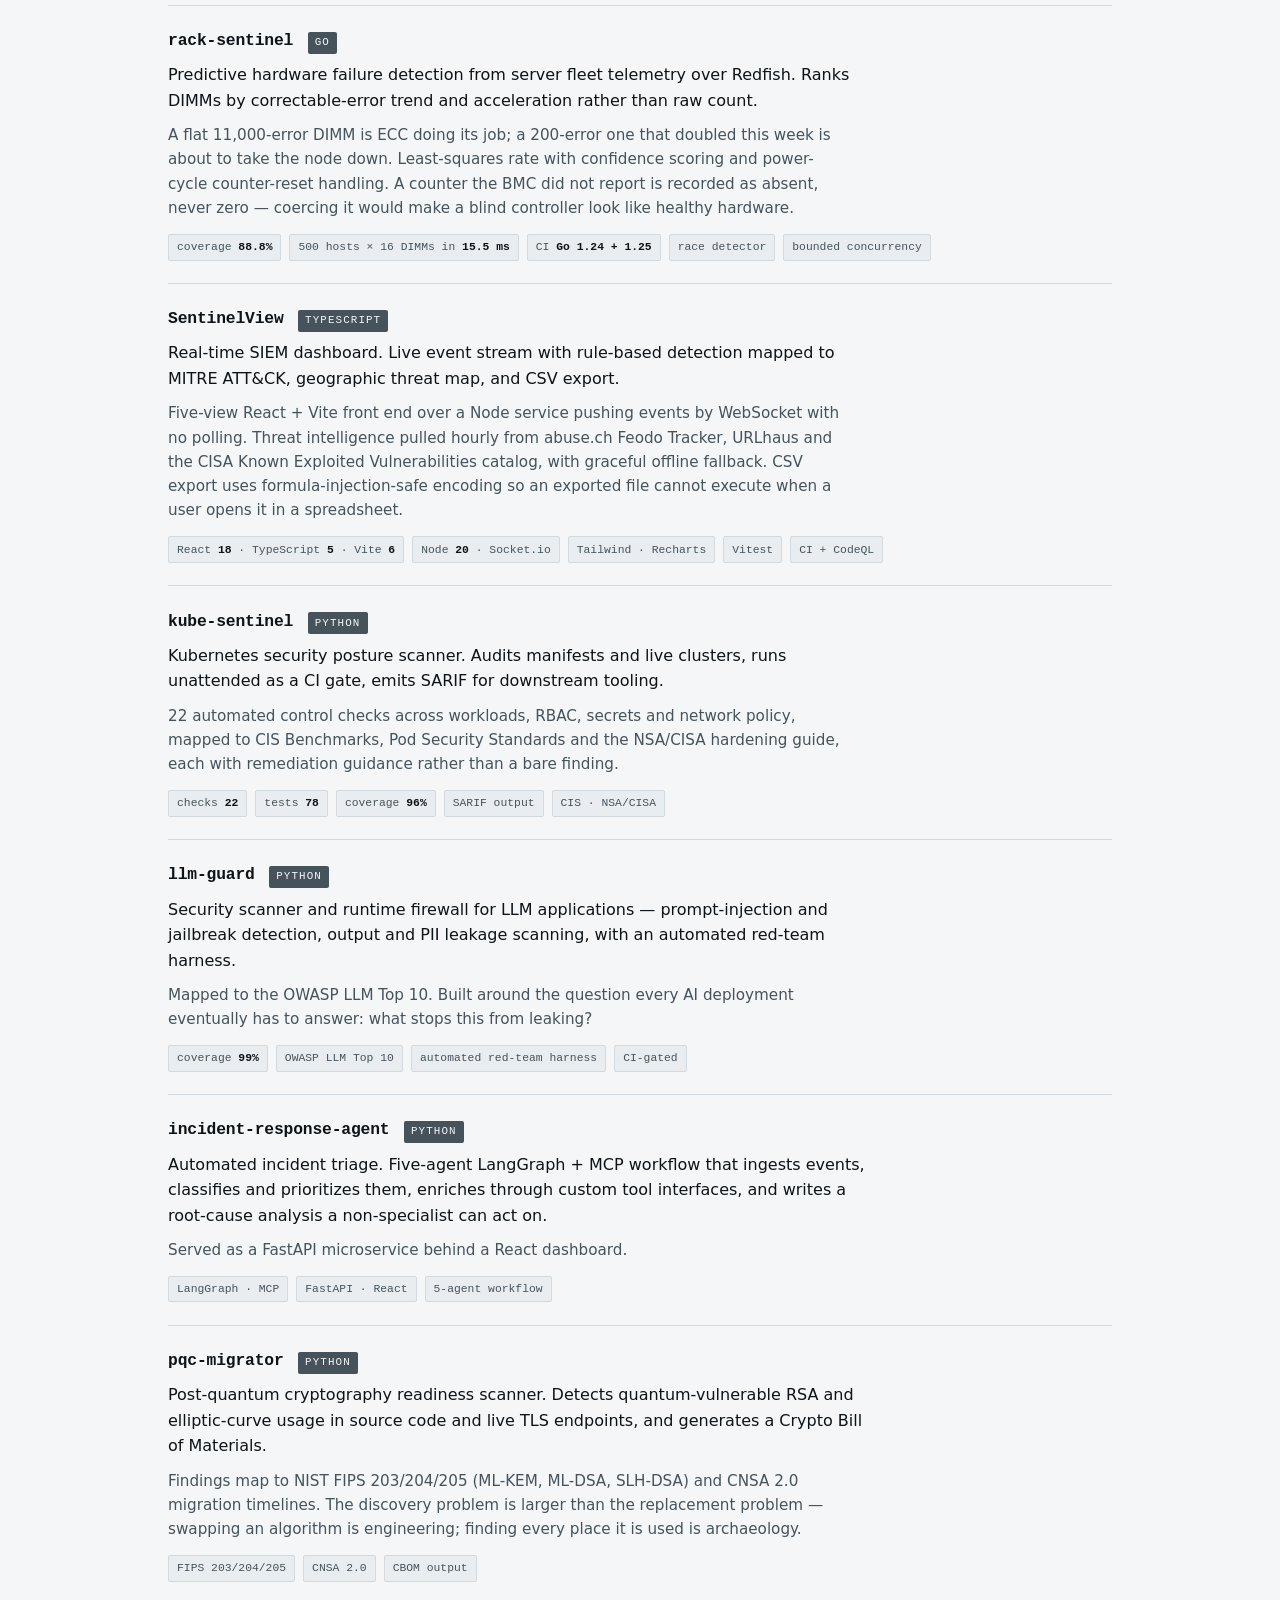
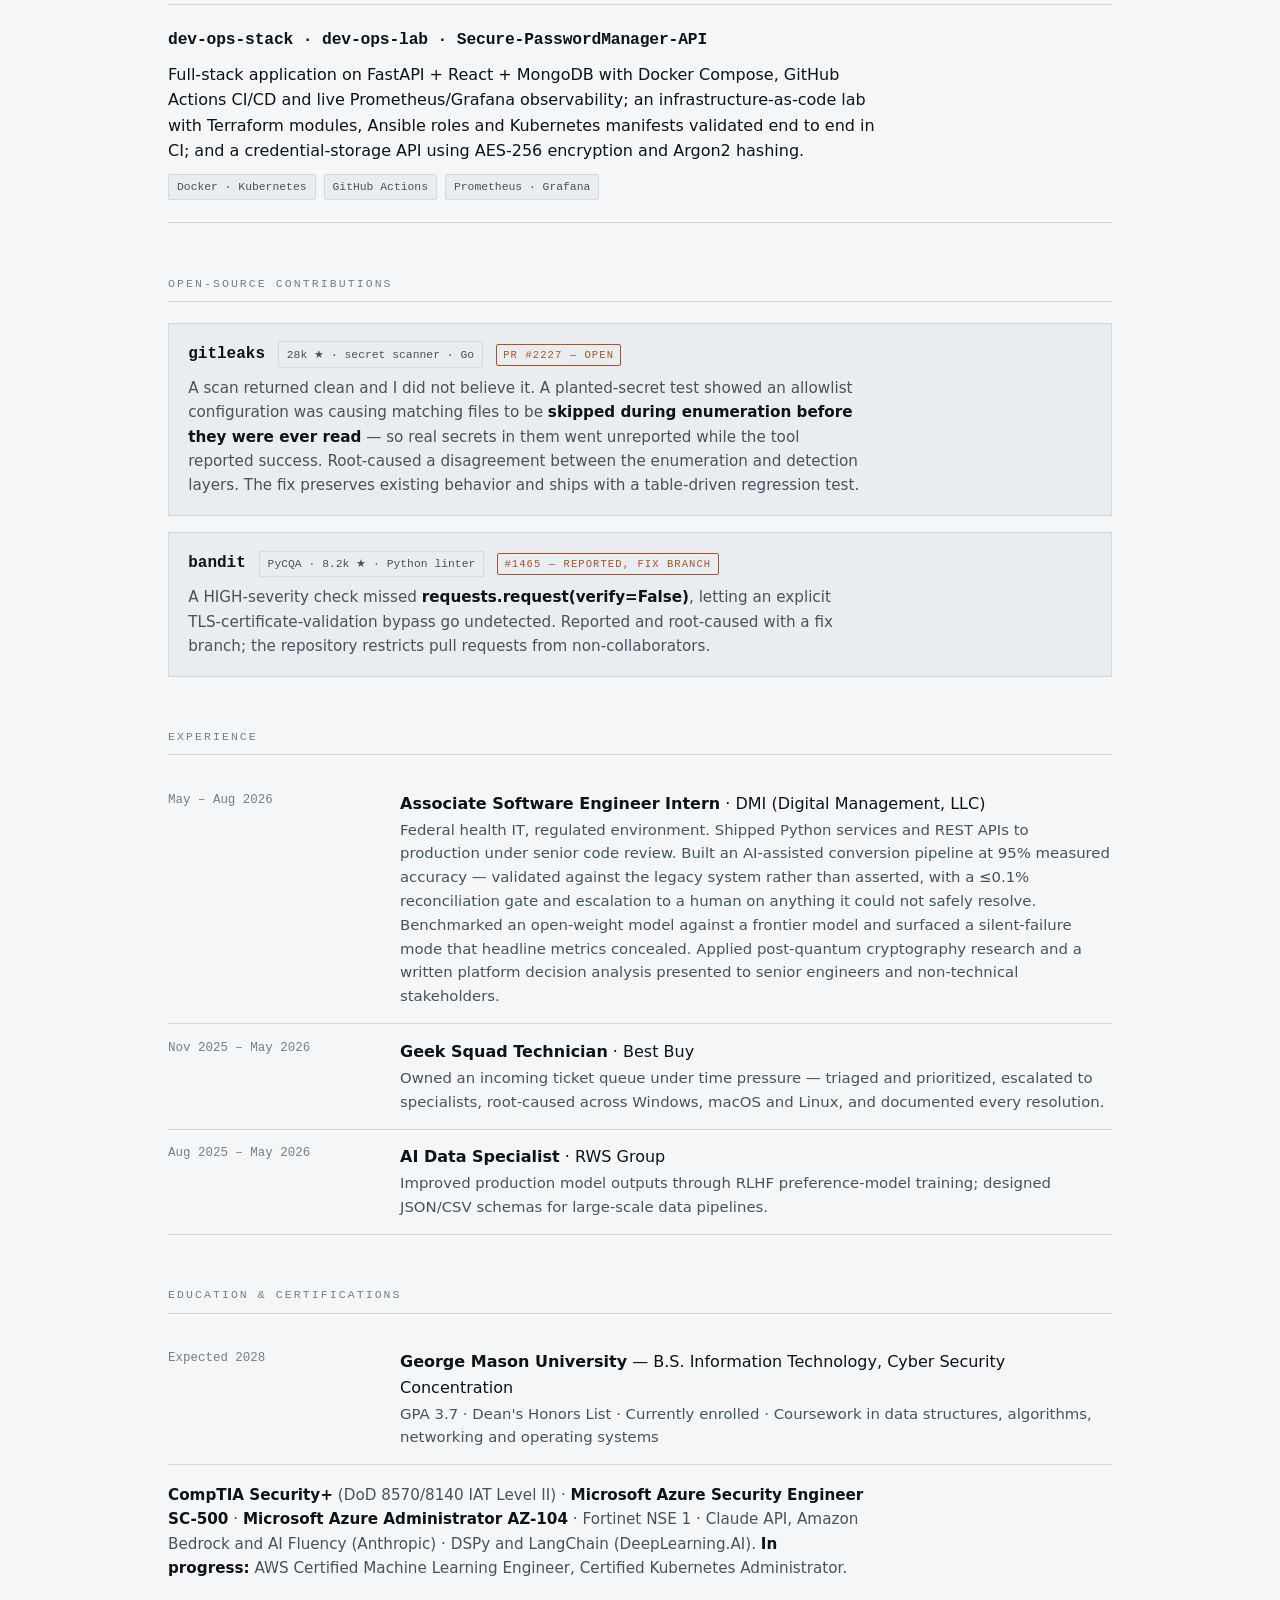
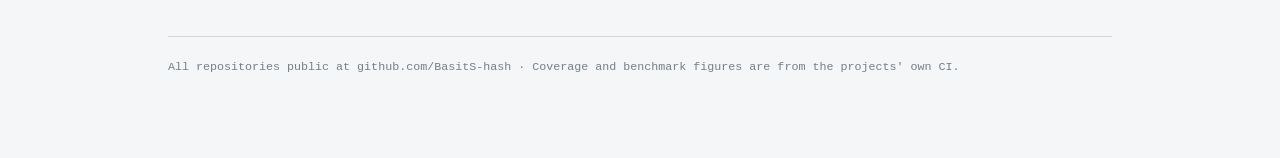
<file: portfolio/writing/index.html>
<!doctype html><meta charset="utf-8"><meta http-equiv="refresh" content="0; url=../#writing"><title>Writing — Basit Sherazi</title><link rel="canonical" href="../#writing"><p>Redirecting to <a href="../#writing">the portfolio</a>.</p>
</file>
<file: styles/style.css>
/* ============================================================
   DESIGN TOKENS
   ============================================================ */
:root {
  /* Palette */
  --clr-bg:          oklch(97% 0.005 240deg);
  --clr-bg-alt:      oklch(94% 0.008 240deg);
  --clr-surface:     oklch(100% 0 0deg);
  --clr-border:      oklch(88% 0.01 240deg);
  --clr-text:        oklch(18% 0.01 240deg);
  --clr-text-muted:  oklch(48% 0.01 240deg);
  --clr-accent:      oklch(38% 0.18 155deg);   /* Forest green — brand */
  --clr-accent-mid:  oklch(50% 0.18 155deg);
  --clr-accent-lite: oklch(94% 0.06 155deg);
  --clr-accent-dark: oklch(28% 0.14 155deg);

  /* Typography */
  --font-sans:    'Inter', system-ui, -apple-system, sans-serif;
  --font-display: 'Space Grotesk', var(--font-sans);

  --text-xs:   clamp(0.7rem,  0.66rem + 0.2vw, 0.8rem);
  --text-sm:   clamp(0.83rem, 0.78rem + 0.26vw, 0.9rem);
  --text-base: clamp(1rem,    0.94rem + 0.32vw, 1.1rem);
  --text-lg:   clamp(1.15rem, 1.05rem + 0.5vw,  1.3rem);
  --text-xl:   clamp(1.4rem,  1.2rem + 1vw,    1.8rem);
  --text-2xl:  clamp(1.8rem,  1.4rem + 2vw,    2.6rem);
  --text-hero: clamp(3.5rem,  2rem + 7vw,     7rem);

  /* Spacing */
  --sp-1:  0.25rem;
  --sp-2:  0.5rem;
  --sp-3:  0.75rem;
  --sp-4:  1rem;
  --sp-6:  1.5rem;
  --sp-8:  2rem;
  --sp-12: 3rem;
  --sp-16: 4rem;
  --sp-24: 6rem;

  /* Radii */
  --r-sm:   4px;
  --r-md:   8px;
  --r-lg:   16px;
  --r-full: 9999px;

  /* Shadows */
  --shadow-sm: 0 1px 3px oklch(18% 0.01 240deg / 8%);
  --shadow-md: 0 4px 16px oklch(18% 0.01 240deg / 10%);
  --shadow-lg: 0 12px 40px oklch(18% 0.01 240deg / 14%);

  /* Motion */
  --dur-fast:   150ms;
  --dur-normal: 300ms;
  --dur-slow:   500ms;
  --ease-out:   cubic-bezier(0.16, 1, 0.3, 1);
  --ease-in:    cubic-bezier(0.7, 0, 0.84, 0);

  /* Layout */
  --max-w:        1100px;
  --max-w-narrow: 760px;
  --header-h:     64px;
}

/* Dark mode */
@media (prefers-color-scheme: dark) {
  :root {
    --clr-bg:          oklch(13% 0.01 240deg);
    --clr-bg-alt:      oklch(17% 0.012 240deg);
    --clr-surface:     oklch(19% 0.012 240deg);
    --clr-border:      oklch(30% 0.015 240deg);
    --clr-text:        oklch(92% 0.005 240deg);
    --clr-text-muted:  oklch(60% 0.01 240deg);
    --clr-accent:      oklch(68% 0.2 155deg);
    --clr-accent-mid:  oklch(60% 0.18 155deg);
    --clr-accent-lite: oklch(22% 0.06 155deg);
    --clr-accent-dark: oklch(80% 0.18 155deg);
    --shadow-sm: 0 1px 3px oklch(0% 0 0deg / 30%);
    --shadow-md: 0 4px 16px oklch(0% 0 0deg / 40%);
    --shadow-lg: 0 12px 40px oklch(0% 0 0deg / 50%);
  }
}

/* ============================================================
   RESET & BASE
   ============================================================ */
*,
*::before,
*::after {
  box-sizing: border-box;
  margin: 0;
  padding: 0;
}

html {
  scroll-behavior: smooth;
  text-size-adjust: 100%;
}

@media (prefers-reduced-motion: reduce) {
  html { scroll-behavior: auto; }

  *,
  *::before,
  *::after {
    animation-duration: 0.01ms !important;
    animation-iteration-count: 1 !important;
    transition-duration: 0.01ms !important;
  }
}

body {
  font-family: var(--font-sans);
  font-size: var(--text-base);
  line-height: 1.7;
  color: var(--clr-text);
  background: var(--clr-bg);
  -webkit-font-smoothing: antialiased;
  -moz-osx-font-smoothing: grayscale;
}

img, svg {
  display: block;
  max-width: 100%;
}

a {
  color: var(--clr-accent);
  text-decoration-skip-ink: auto;
}

a:focus-visible {
  outline: 2px solid var(--clr-accent);
  outline-offset: 3px;
  border-radius: var(--r-sm);
}

ul, ol { list-style: none; }

/* ============================================================
   SKIP LINK (accessibility)
   ============================================================ */
.skip-link {
  position: fixed;
  top: var(--sp-4);
  left: var(--sp-4);
  padding: var(--sp-2) var(--sp-4);
  background: var(--clr-accent);
  color: white;
  font-weight: 600;
  border-radius: var(--r-md);
  text-decoration: none;
  z-index: 9999;
  transform: translateY(-120%);
  transition: transform var(--dur-fast) var(--ease-out);
}

.skip-link:focus {
  transform: translateY(0);
}

/* ============================================================
   HEADER / NAV
   ============================================================ */
.site-header {
  position: sticky;
  top: 0;
  z-index: 100;
  height: var(--header-h);
  background: oklch(from var(--clr-bg) l c h / 85%);
  backdrop-filter: blur(12px);
  border-bottom: 1px solid var(--clr-border);
  transition: box-shadow var(--dur-normal) var(--ease-out);
}

.site-header.scrolled {
  box-shadow: var(--shadow-md);
}

.nav-inner {
  display: flex;
  align-items: center;
  justify-content: space-between;
  height: 100%;
  max-width: var(--max-w);
  margin: 0 auto;
  padding: 0 var(--sp-6);
}

.nav-logo {
  font-family: var(--font-display);
  font-weight: 700;
  font-size: var(--text-lg);
  color: var(--clr-accent);
  text-decoration: none;
  width: 40px;
  height: 40px;
  display: flex;
  align-items: center;
  justify-content: center;
  background: var(--clr-accent-lite);
  border-radius: var(--r-md);
  border: 1px solid var(--clr-accent);
  flex-shrink: 0;
  transition: background var(--dur-fast), box-shadow var(--dur-fast);
}

.nav-logo:hover {
  background: var(--clr-accent);
  color: white;
}

.nav-list {
  display: flex;
  align-items: center;
  gap: var(--sp-6);
}

.nav-list a {
  font-size: var(--text-sm);
  font-weight: 500;
  color: var(--clr-text-muted);
  text-decoration: none;
  transition: color var(--dur-fast);
  white-space: nowrap;
}

.nav-list a:hover,
.nav-list a[aria-current="page"] {
  color: var(--clr-accent);
}

.nav-cta {
  padding: var(--sp-2) var(--sp-4) !important;
  background: var(--clr-accent-lite) !important;
  color: var(--clr-accent) !important;
  border: 1px solid var(--clr-accent) !important;
  border-radius: var(--r-full) !important;
  transition: background var(--dur-fast), color var(--dur-fast) !important;
}

.nav-cta:hover {
  background: var(--clr-accent) !important;
  color: white !important;
}

/* Mobile hamburger */
.nav-toggle {
  display: none;
  background: none;
  border: none;
  cursor: pointer;
  padding: var(--sp-2);
  color: var(--clr-text);
  z-index: 10;
}

.hamburger,
.hamburger::before,
.hamburger::after {
  display: block;
  width: 22px;
  height: 2px;
  background: currentcolor;
  border-radius: 2px;
  transition: transform var(--dur-normal) var(--ease-out),
              opacity var(--dur-normal) var(--ease-out);
}

.hamburger {
  position: relative;
}

.hamburger::before,
.hamburger::after {
  content: '';
  position: absolute;
  left: 0;
}

.hamburger::before { top: -7px; }
.hamburger::after  { top:  7px; }

.nav-toggle[aria-expanded="true"] .hamburger {
  background: transparent;
}

.nav-toggle[aria-expanded="true"] .hamburger::before {
  transform: translateY(7px) rotate(45deg);
}

.nav-toggle[aria-expanded="true"] .hamburger::after {
  transform: translateY(-7px) rotate(-45deg);
}

@media (width <= 768px) {
  .nav-toggle { display: block; }

  .nav-list {
    position: fixed;
    inset: var(--header-h) 0 0 0;
    background: var(--clr-bg);
    flex-direction: column;
    justify-content: center;
    gap: var(--sp-8);
    transform: translateX(100%);
    transition: transform var(--dur-normal) var(--ease-out);
    padding: var(--sp-8);
  }

  .nav-list.open {
    transform: translateX(0);
  }

  .nav-list a {
    font-size: var(--text-lg);
  }
}

/* ============================================================
   HERO
   ============================================================ */
.hero {
  position: relative;
  min-height: calc(100svh - var(--header-h));
  display: flex;
  align-items: center;
  overflow: hidden;
  padding: var(--sp-16) var(--sp-6);
}

.hero-inner {
  position: relative;
  z-index: 1;
  max-width: var(--max-w);
  margin: 0 auto;
  width: 100%;
}

.hero-badge {
  display: inline-flex;
  align-items: center;
  gap: var(--sp-2);
  font-size: var(--text-xs);
  font-weight: 500;
  color: var(--clr-accent);
  background: var(--clr-accent-lite);
  border: 1px solid var(--clr-accent);
  border-radius: var(--r-full);
  padding: var(--sp-1) var(--sp-4);
  margin-bottom: var(--sp-6);
  letter-spacing: 0.05em;
  text-transform: uppercase;
}

.badge-dot {
  width: 7px;
  height: 7px;
  background: var(--clr-accent);
  border-radius: 50%;
  animation: pulse 2s ease-in-out infinite;
}

@keyframes pulse {
  0%, 100% {
    opacity: 100%;
    transform: scale(1);
  }

  50% {
    opacity: 50%;
    transform: scale(1.3);
  }
}

.hero-name {
  font-family: var(--font-display);
  font-size: var(--text-hero);
  font-weight: 700;
  line-height: 0.92;
  letter-spacing: -0.03em;
  color: var(--clr-text);
  margin-bottom: var(--sp-6);
}

.hero-title {
  font-family: var(--font-display);
  font-size: var(--text-xl);
  font-weight: 500;
  color: var(--clr-accent);
  margin-bottom: var(--sp-4);
}

.hero-sub {
  font-size: var(--text-base);
  color: var(--clr-text-muted);
  max-width: 60ch;
  margin-bottom: var(--sp-8);
  line-height: 1.6;
}

.hero-cta-group {
  display: flex;
  flex-wrap: wrap;
  gap: var(--sp-3);
}

/* Dot-grid background decoration */
.hero-grid-bg {
  position: absolute;
  inset: 0;
  background-image: radial-gradient(var(--clr-border) 1px, transparent 1px);
  background-size: 28px 28px;
  mask-image: radial-gradient(ellipse 80% 80% at 80% 40%, black 0%, transparent 70%);
  pointer-events: none;
}

/* ============================================================
   BUTTONS
   ============================================================ */
.btn {
  display: inline-flex;
  align-items: center;
  justify-content: center;
  gap: var(--sp-2);
  padding: 0.65em 1.6em;
  font-family: var(--font-display);
  font-size: var(--text-sm);
  font-weight: 600;
  border-radius: var(--r-full);
  text-decoration: none;
  border: 2px solid transparent;
  cursor: pointer;
  transition: background var(--dur-fast), color var(--dur-fast),
              border-color var(--dur-fast), box-shadow var(--dur-fast),
              transform var(--dur-fast);
}

.btn:hover  { transform: translateY(-1px); }
.btn:active { transform: translateY(0); }

.btn-primary {
  background: var(--clr-accent);
  color: white;
  border-color: var(--clr-accent);
}

.btn-primary:hover {
  background: var(--clr-accent-dark);
  border-color: var(--clr-accent-dark);
  box-shadow: 0 6px 24px oklch(from var(--clr-accent) l c h / 35%);
}

.btn-ghost {
  background: transparent;
  color: var(--clr-text);
  border-color: var(--clr-border);
}

.btn-ghost:hover {
  border-color: var(--clr-accent);
  color: var(--clr-accent);
}

/* ============================================================
   SECTION SHARED
   ============================================================ */
.section {
  padding: var(--sp-24) var(--sp-6);
}

.section--alt {
  background: var(--clr-bg-alt);
}

.section-inner {
  max-width: var(--max-w);
  margin: 0 auto;
}

.section-inner--narrow {
  max-width: var(--max-w-narrow);
}

.section-label {
  display: block;
  font-size: var(--text-xs);
  font-weight: 600;
  letter-spacing: 0.14em;
  text-transform: uppercase;
  color: var(--clr-accent);
  margin-bottom: var(--sp-3);
}

.section-heading {
  font-family: var(--font-display);
  font-size: var(--text-2xl);
  font-weight: 700;
  line-height: 1.15;
  color: var(--clr-text);
  margin-bottom: var(--sp-12);
}

/* ============================================================
   ABOUT
   ============================================================ */
.about-grid {
  display: grid;
  grid-template-columns: 1fr 1fr;
  gap: var(--sp-12);
  align-items: start;
}

@media (width <= 768px) {
  .about-grid { grid-template-columns: 1fr; }
}

.about-text p {
  color: var(--clr-text-muted);
  margin-bottom: var(--sp-4);
  font-size: var(--text-base);
  line-height: 1.8;
}

.about-text p strong { color: var(--clr-text); }

.about-certs-heading {
  font-family: var(--font-display);
  font-size: var(--text-base);
  font-weight: 600;
  color: var(--clr-text);
  margin-bottom: var(--sp-4);
}

.cert-list {
  display: flex;
  flex-direction: column;
  gap: var(--sp-2);
}

.cert-item {
  display: flex;
  align-items: flex-start;
  gap: var(--sp-3);
  font-size: var(--text-sm);
  color: var(--clr-text-muted);
  line-height: 1.5;
}

.cert-badge {
  flex-shrink: 0;
  font-size: var(--text-xs);
  font-weight: 700;
  padding: 1px 8px;
  border-radius: var(--r-full);
  background: var(--clr-border);
  color: var(--clr-text-muted);
  letter-spacing: 0.04em;
  line-height: 1.8;
}

.cert-badge--earned {
  background: var(--clr-accent-lite);
  color: var(--clr-accent);
  border: 1px solid var(--clr-accent);
}

.cert-inprogress .cert-badge {
  background: oklch(90% 0.12 60deg);
  color: oklch(38% 0.18 60deg);
  border: 1px solid oklch(70% 0.18 60deg);
  animation: pulse 2s ease-in-out infinite;
}

/* ============================================================
   SKILLS
   ============================================================ */
.skills-grid {
  display: grid;
  grid-template-columns: repeat(auto-fill, minmax(280px, 1fr));
  gap: var(--sp-6);
}

.skill-card {
  background: var(--clr-surface);
  border: 1px solid var(--clr-border);
  border-radius: var(--r-lg);
  padding: var(--sp-6);
  transition: border-color var(--dur-normal), box-shadow var(--dur-normal),
              transform var(--dur-normal);
}

.skill-card:hover {
  border-color: var(--clr-accent);
  box-shadow: var(--shadow-md);
  transform: translateY(-2px);
}

.skill-icon {
  width: 44px;
  height: 44px;
  background: var(--clr-accent-lite);
  border-radius: var(--r-md);
  display: flex;
  align-items: center;
  justify-content: center;
  color: var(--clr-accent);
  margin-bottom: var(--sp-4);
}

.skill-card-heading {
  font-family: var(--font-display);
  font-size: var(--text-base);
  font-weight: 600;
  color: var(--clr-text);
  margin-bottom: var(--sp-4);
}

.skill-tags {
  display: flex;
  flex-wrap: wrap;
  gap: var(--sp-2);
}

.skill-tags li {
  font-size: var(--text-xs);
  padding: 3px 10px;
  background: var(--clr-bg-alt);
  border: 1px solid var(--clr-border);
  border-radius: var(--r-full);
  color: var(--clr-text-muted);
  white-space: nowrap;
}

/* ============================================================
   TIMELINE (Experience)
   ============================================================ */
.timeline {
  position: relative;
  padding-left: var(--sp-8);
}

.timeline::before {
  content: '';
  position: absolute;
  left: 10px;
  top: 8px;
  bottom: 0;
  width: 2px;
  background: linear-gradient(to bottom, var(--clr-accent), var(--clr-border));
}

.timeline-item {
  position: relative;
  margin-bottom: var(--sp-12);
}

.timeline-item:last-child { margin-bottom: 0; }

.timeline-marker {
  position: absolute;
  left: calc(var(--sp-8) * -1 + 3px);
  top: 10px;
  width: 14px;
  height: 14px;
  background: var(--clr-accent);
  border: 3px solid var(--clr-bg);
  border-radius: 50%;
  box-shadow: 0 0 0 2px var(--clr-accent);
}

.timeline-content {
  background: var(--clr-surface);
  border: 1px solid var(--clr-border);
  border-radius: var(--r-lg);
  padding: var(--sp-6);
  transition: border-color var(--dur-normal), box-shadow var(--dur-normal);
}

.timeline-content:hover {
  border-color: var(--clr-accent);
  box-shadow: var(--shadow-sm);
}

.timeline-meta {
  display: flex;
  align-items: flex-start;
  justify-content: space-between;
  flex-wrap: wrap;
  gap: var(--sp-2);
  margin-bottom: var(--sp-2);
}

.timeline-company {
  font-family: var(--font-display);
  font-size: var(--text-sm);
  font-weight: 600;
  color: var(--clr-accent);
}

.timeline-period {
  font-size: var(--text-xs);
  color: var(--clr-text-muted);
  background: var(--clr-bg-alt);
  padding: 2px 10px;
  border-radius: var(--r-full);
  border: 1px solid var(--clr-border);
  white-space: nowrap;
}

.timeline-role {
  font-family: var(--font-display);
  font-size: var(--text-lg);
  font-weight: 600;
  color: var(--clr-text);
  margin-bottom: var(--sp-1);
}

.timeline-location {
  font-size: var(--text-sm);
  color: var(--clr-text-muted);
  margin-bottom: var(--sp-4);
}

.timeline-bullets {
  margin-bottom: var(--sp-4);
}

.timeline-bullets li {
  position: relative;
  padding-left: var(--sp-4);
  margin-bottom: var(--sp-2);
  font-size: var(--text-sm);
  color: var(--clr-text-muted);
  line-height: 1.7;
}

.timeline-bullets li::before {
  content: '→';
  position: absolute;
  left: 0;
  color: var(--clr-accent);
  font-size: 0.75em;
  top: 0.2em;
}

.timeline-tags {
  display: flex;
  flex-wrap: wrap;
  gap: var(--sp-2);
}

.timeline-tags span {
  font-size: var(--text-xs);
  padding: 2px 10px;
  background: var(--clr-accent-lite);
  color: var(--clr-accent);
  border: 1px solid var(--clr-accent);
  border-radius: var(--r-full);
}

/* ============================================================
   PROJECTS
   ============================================================ */
.projects-grid {
  display: grid;
  grid-template-columns: repeat(auto-fill, minmax(320px, 1fr));
  gap: var(--sp-6);
}

.project-card {
  background: var(--clr-surface);
  border: 1px solid var(--clr-border);
  border-radius: var(--r-lg);
  padding: var(--sp-6);
  display: flex;
  flex-direction: column;
  gap: var(--sp-4);
  transition: border-color var(--dur-normal), box-shadow var(--dur-normal),
              transform var(--dur-normal);
}

.project-card:hover {
  border-color: var(--clr-accent);
  box-shadow: var(--shadow-md);
  transform: translateY(-3px);
}

.project-card--featured {
  grid-column: 1 / -1;
  background: linear-gradient(135deg, var(--clr-accent-lite), var(--clr-surface) 60%);
  border-color: var(--clr-accent);
}

@media (width <= 680px) {
  .project-card--featured { grid-column: auto; }
}

.project-card-header {
  display: flex;
  align-items: center;
  justify-content: space-between;
}

.project-num {
  font-family: var(--font-display);
  font-size: var(--text-xs);
  font-weight: 700;
  color: var(--clr-accent);
  letter-spacing: 0.1em;
}

.project-links {
  display: flex;
  gap: var(--sp-3);
}

.project-links a {
  display: inline-flex;
  align-items: center;
  gap: var(--sp-1);
  font-size: var(--text-xs);
  font-weight: 600;
  color: var(--clr-text-muted);
  text-decoration: none;
  padding: 4px 10px;
  border: 1px solid var(--clr-border);
  border-radius: var(--r-full);
  transition: color var(--dur-fast), border-color var(--dur-fast),
              background var(--dur-fast);
}

.project-links a:hover {
  color: var(--clr-accent);
  border-color: var(--clr-accent);
  background: var(--clr-accent-lite);
}

.project-title {
  font-family: var(--font-display);
  font-size: var(--text-xl);
  font-weight: 700;
  color: var(--clr-text);
  line-height: 1.2;
}

.project-desc {
  font-size: var(--text-sm);
  color: var(--clr-text-muted);
  line-height: 1.8;
  flex: 1;
}

.project-tags {
  display: flex;
  flex-wrap: wrap;
  gap: var(--sp-2);
  margin-top: auto;
}

.project-tags li {
  font-size: var(--text-xs);
  padding: 3px 10px;
  background: var(--clr-bg-alt);
  border: 1px solid var(--clr-border);
  border-radius: var(--r-full);
  color: var(--clr-text-muted);
}

/* ============================================================
   CONTACT
   ============================================================ */
.contact-intro {
  font-size: var(--text-lg);
  color: var(--clr-text-muted);
  margin-bottom: var(--sp-8);
  max-width: 55ch;
}

.contact-links {
  display: flex;
  flex-direction: column;
  gap: var(--sp-4);
}

.contact-card {
  display: flex;
  align-items: center;
  gap: var(--sp-4);
  padding: var(--sp-4) var(--sp-6);
  background: var(--clr-surface);
  border: 1px solid var(--clr-border);
  border-radius: var(--r-lg);
  text-decoration: none;
  color: var(--clr-text-muted);
  font-size: var(--text-base);
  font-weight: 500;
  transition: border-color var(--dur-normal), color var(--dur-normal),
              box-shadow var(--dur-normal), transform var(--dur-normal);
}

.contact-card:hover {
  border-color: var(--clr-accent);
  color: var(--clr-accent);
  box-shadow: var(--shadow-sm);
  transform: translateX(4px);
}

.contact-card svg {
  flex-shrink: 0;
  color: var(--clr-accent);
}

/* ============================================================
   FOOTER
   ============================================================ */
.site-footer {
  background: var(--clr-bg-alt);
  border-top: 1px solid var(--clr-border);
  padding: var(--sp-8) var(--sp-6);
}

.footer-inner {
  max-width: var(--max-w);
  margin: 0 auto;
  display: flex;
  align-items: center;
  justify-content: space-between;
  flex-wrap: wrap;
  gap: var(--sp-4);
}

.footer-copy {
  font-size: var(--text-sm);
  color: var(--clr-text-muted);
}

.footer-links {
  display: flex;
  gap: var(--sp-6);
}

.footer-links a {
  font-size: var(--text-sm);
  font-weight: 500;
  color: var(--clr-text-muted);
  text-decoration: none;
  transition: color var(--dur-fast);
}

.footer-links a:hover {
  color: var(--clr-accent);
}

/* ============================================================
   BACK TO TOP
   ============================================================ */
.back-to-top {
  position: fixed;
  bottom: var(--sp-6);
  right: var(--sp-6);
  width: 44px;
  height: 44px;
  display: flex;
  align-items: center;
  justify-content: center;
  background: var(--clr-accent);
  color: white;
  border: none;
  border-radius: var(--r-md);
  cursor: pointer;
  z-index: 50;
  box-shadow: var(--shadow-md);
  transition: opacity var(--dur-normal), transform var(--dur-normal),
              background var(--dur-fast);
  opacity: 0%;
  transform: translateY(12px);
}

.back-to-top:not([hidden]) {
  opacity: 100%;
  transform: translateY(0);
}

.back-to-top:hover {
  background: var(--clr-accent-dark);
}

/* [hidden] override for transition */
.back-to-top[hidden] {
  display: flex !important;
  visibility: hidden;
  pointer-events: none;
}

/* ============================================================
   SCROLL REVEAL ANIMATION
   ============================================================ */
.reveal {
  opacity: 0%;
  transform: translateY(20px);
  transition: opacity var(--dur-slow) var(--ease-out),
              transform var(--dur-slow) var(--ease-out);
}

.reveal.visible {
  opacity: 100%;
  transform: translateY(0);
}

/* Staggered children */
.skill-card.reveal:nth-child(2) { transition-delay: 80ms; }
.skill-card.reveal:nth-child(3) { transition-delay: 160ms; }
.skill-card.reveal:nth-child(4) { transition-delay: 240ms; }
.skill-card.reveal:nth-child(5) { transition-delay: 320ms; }

.project-card.reveal:nth-child(2) { transition-delay: 80ms; }
.project-card.reveal:nth-child(3) { transition-delay: 160ms; }
.project-card.reveal:nth-child(4) { transition-delay: 240ms; }
.project-card.reveal:nth-child(5) { transition-delay: 320ms; }
</file>
